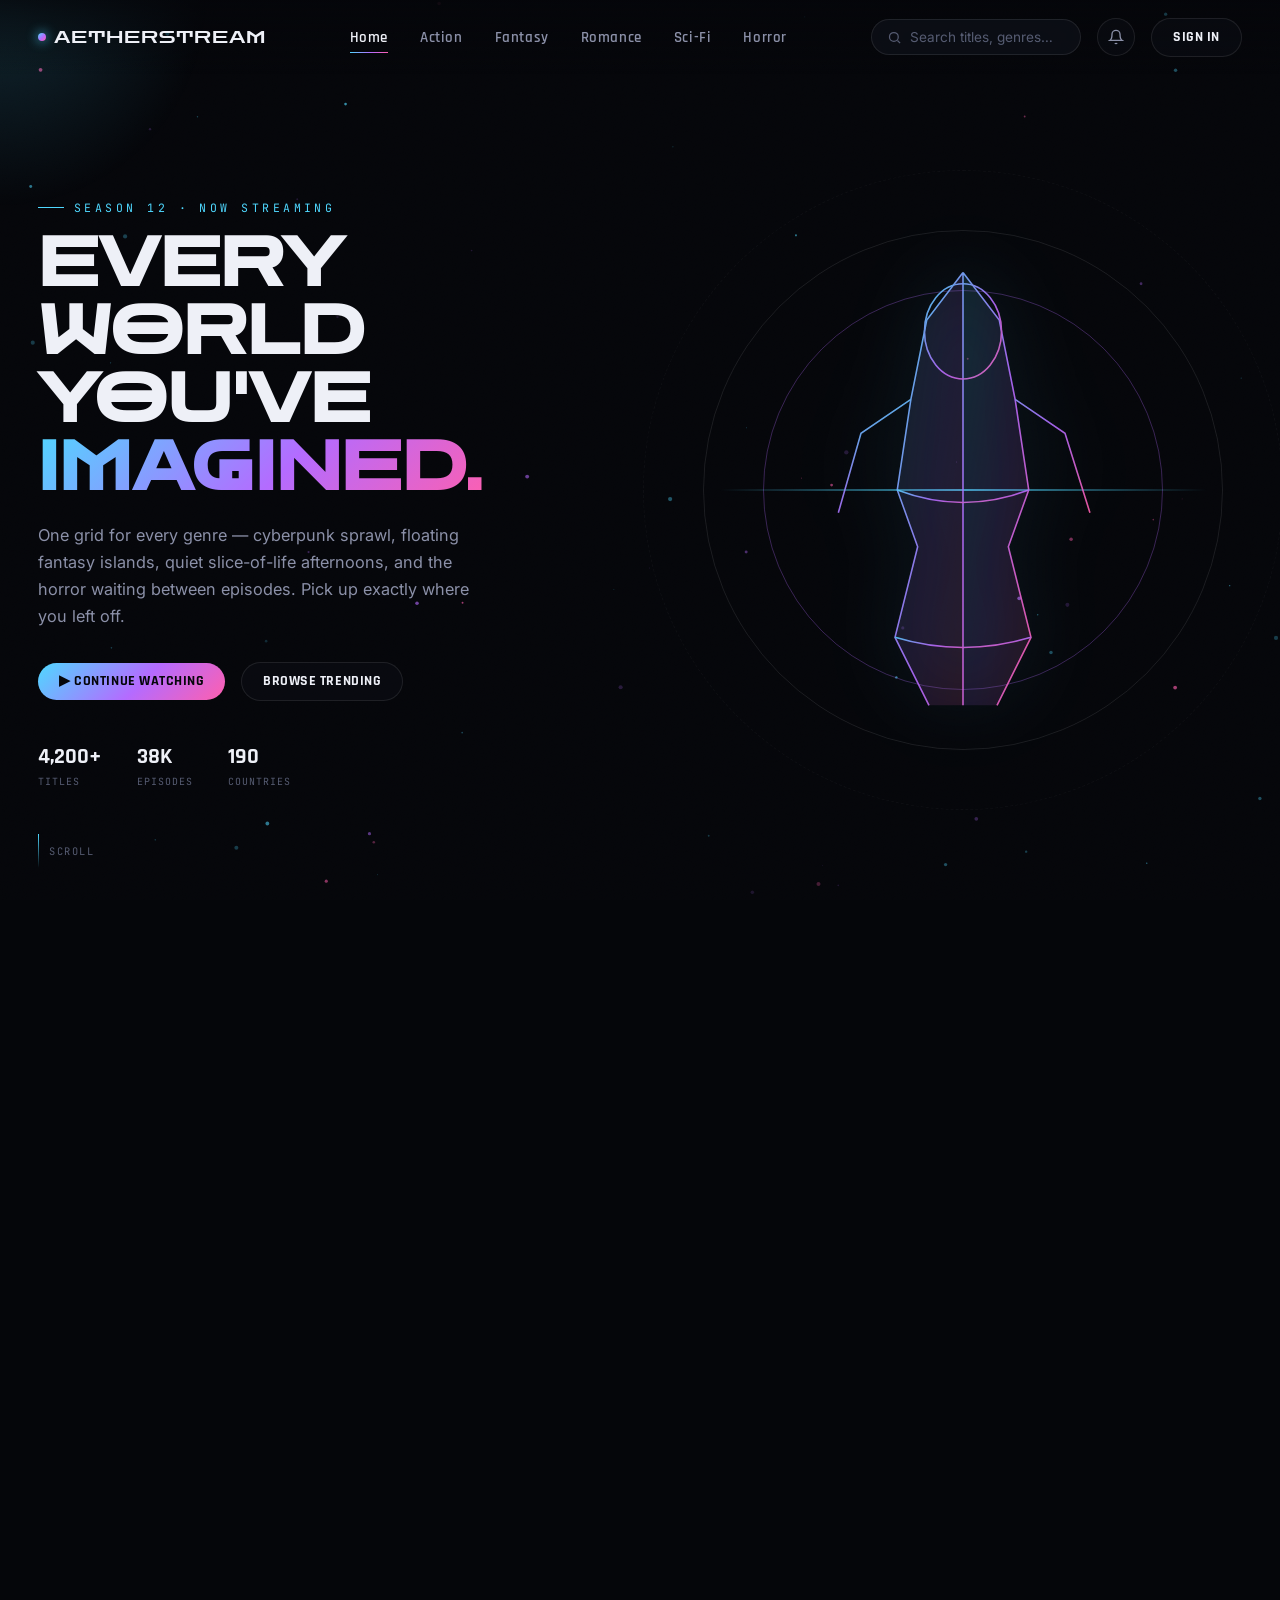
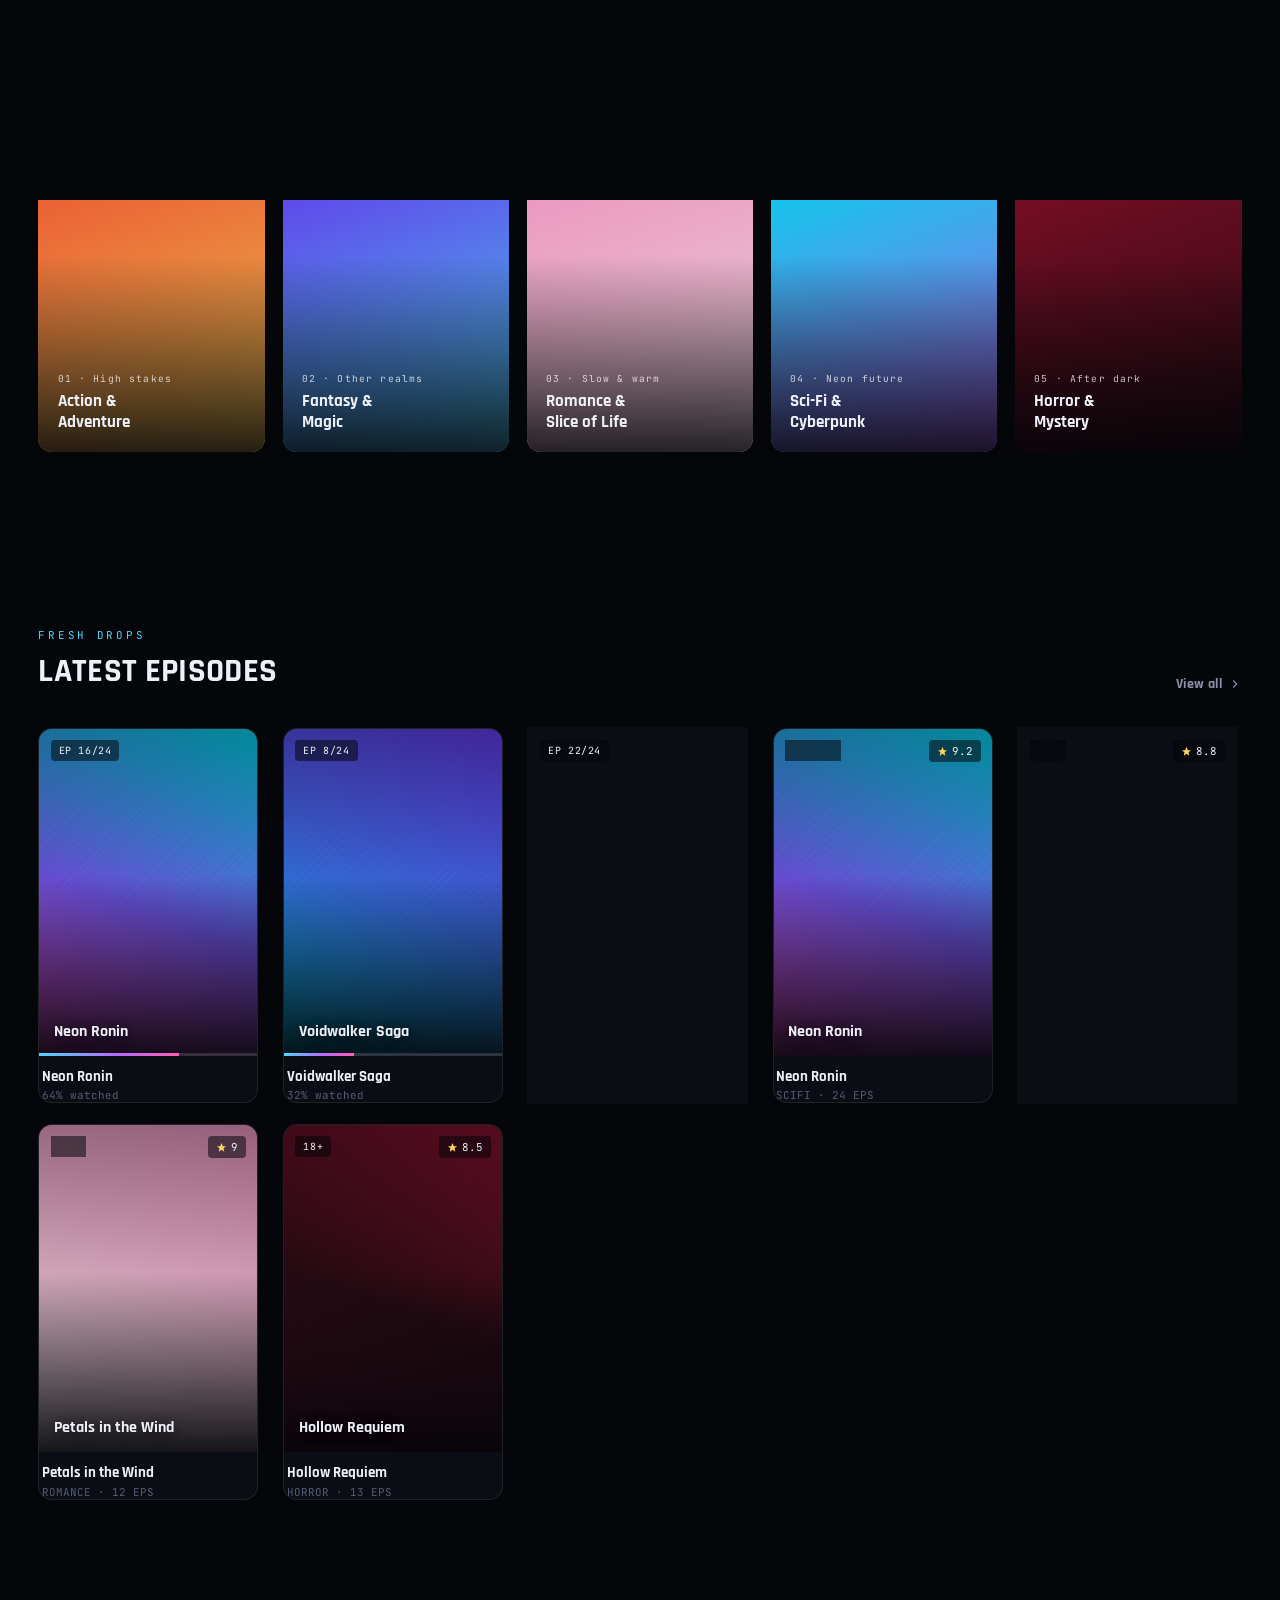
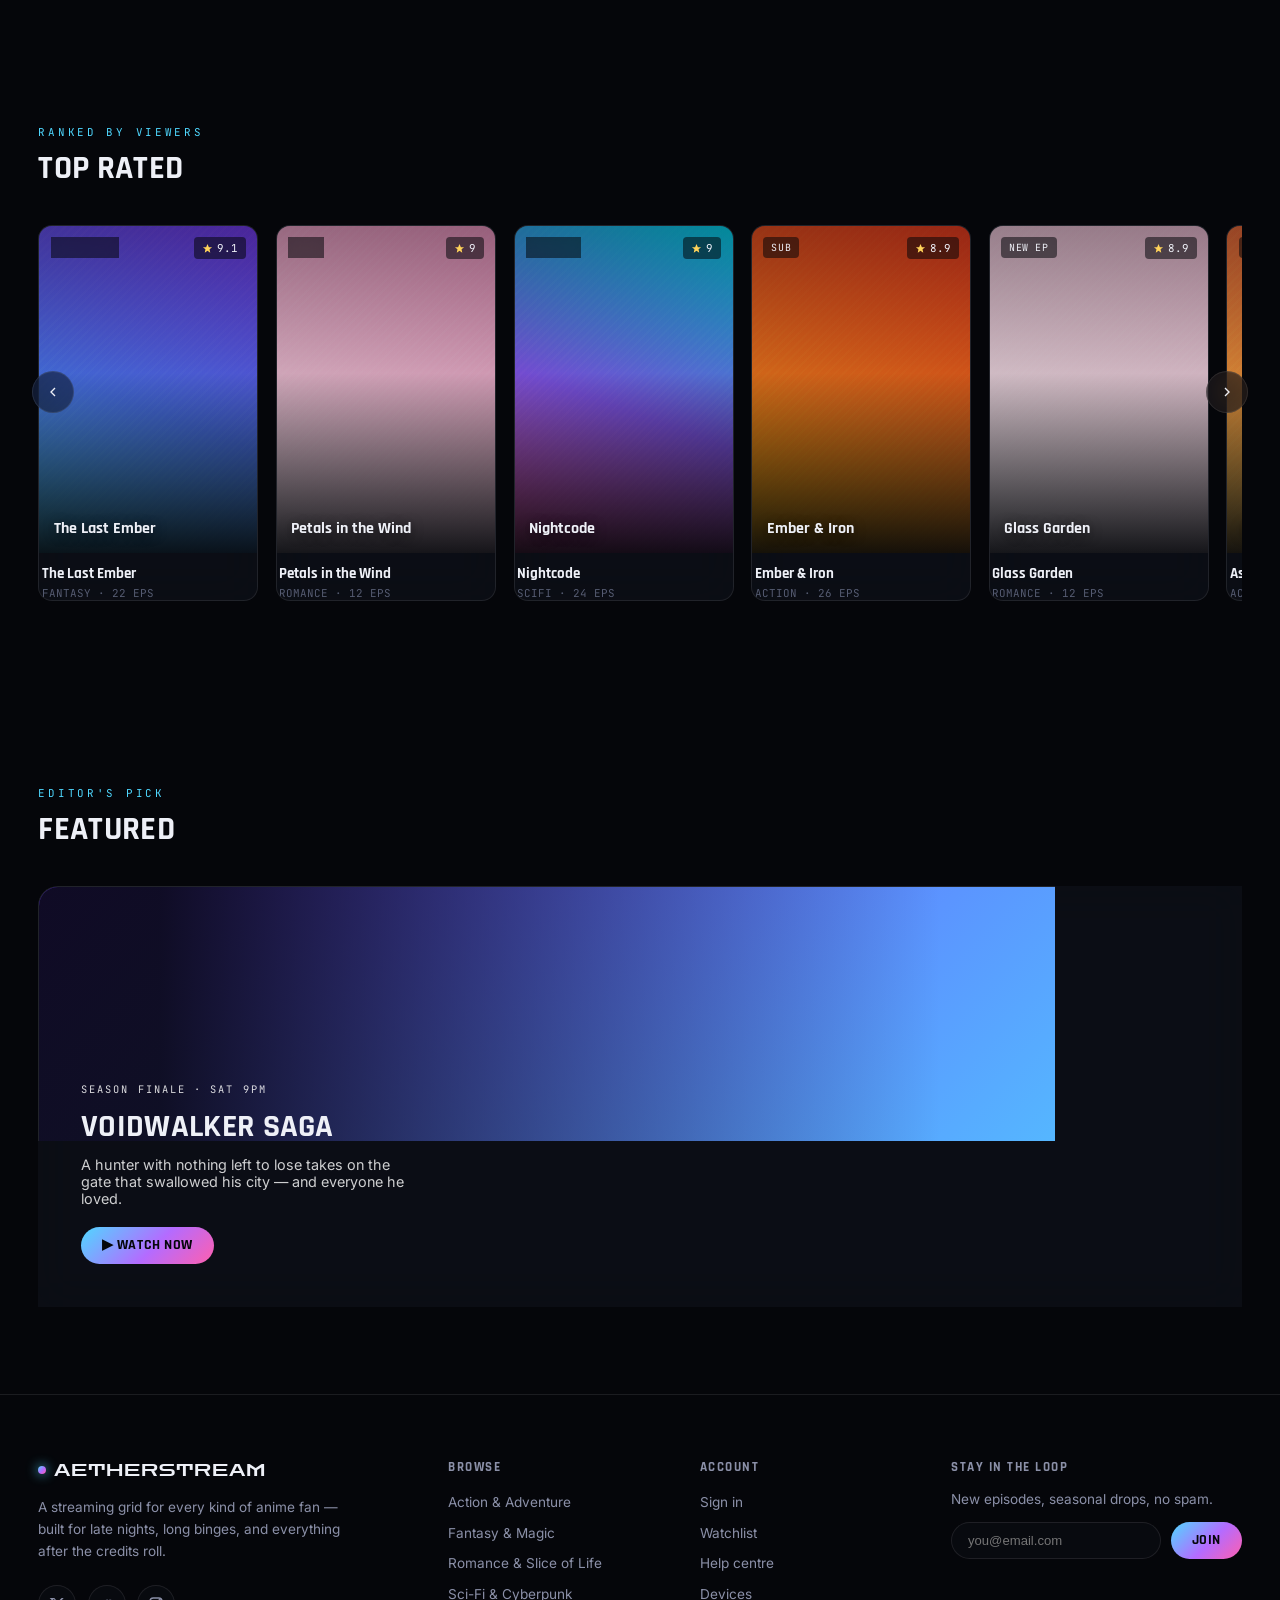
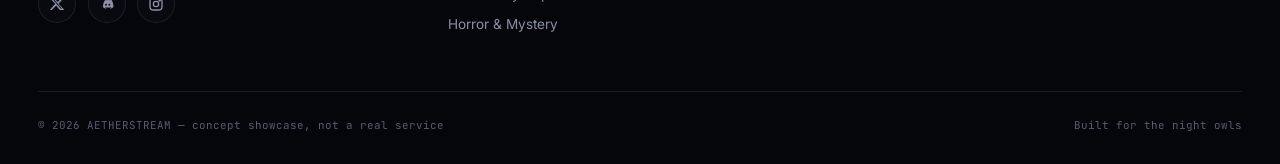
<file: aetherstream/index.html>
<!DOCTYPE html>
<html lang="en">
<head>
<meta charset="UTF-8">
<meta name="viewport" content="width=device-width, initial-scale=1.0">
<title>AETHERSTREAM — Anime, Unbound</title>
<link rel="preconnect" href="https://fonts.googleapis.com">
<link href="https://fonts.googleapis.com/css2?family=Zen+Dots&family=Rajdhani:wght@500;600;700&family=Inter:wght@400;500;600&family=JetBrains+Mono:wght@400;500&display=swap" rel="stylesheet">
<link rel="stylesheet" href="base.css">
<style>
  body[data-theme="home"]{
    --accent:var(--blue);
  }
  .hero-ring.r1{width:520px;height:520px;}
  .hero-ring.r2{width:400px;height:400px;border-color:color-mix(in srgb, var(--purple) 30%, transparent);}
  .hero-ring.r3{width:640px;height:640px;border-style:dashed;opacity:0.4;}
</style>
</head>
<body data-theme="home">

<div id="loader">
  <div class="loader-mark">AETHERSTREAM</div>
  <div class="loader-bar"></div>
  <div class="loader-tag">Loading the grid…</div>
</div>
<div id="veil"></div>
<canvas id="fx-canvas"></canvas>
<div id="cursor-glow"></div>
<div class="bg-grain"></div>

<header class="nav">
  <a href="index.html" class="logo"><span class="dot"></span>AETHERSTREAM</a>
  <nav class="nav-links">
    <a href="index.html" class="active">Home</a>
    <a href="action-adventure.html" data-transition>Action</a>
    <a href="fantasy-magic.html" data-transition>Fantasy</a>
    <a href="romance-slice-of-life.html" data-transition>Romance</a>
    <a href="scifi-cyberpunk.html" data-transition>Sci-Fi</a>
    <a href="horror-mystery.html" data-transition>Horror</a>
  </nav>
  <div class="nav-right">
    <div class="search-wrap">
      <div class="search-box glass">
        <svg viewBox="0 0 24 24" fill="none" stroke="currentColor" stroke-width="2"><circle cx="11" cy="11" r="7"/><path d="M21 21l-4.3-4.3"/></svg>
        <input type="text" placeholder="Search titles, genres…">
      </div>
      <div class="suggestions glass"></div>
    </div>
    <button class="icon-btn" aria-label="Notifications">
      <svg viewBox="0 0 24 24" fill="none" stroke="currentColor" stroke-width="2"><path d="M18 8a6 6 0 10-12 0c0 7-3 9-3 9h18s-3-2-3-9"/><path d="M13.7 21a2 2 0 01-3.4 0"/></svg>
    </button>
    <button id="login-trigger" class="btn-ghost">Sign in</button>
    <button id="profile-trigger" class="avatar-btn hidden-el" style="display:none">H</button>
  </div>
</header>

<main>
  <section class="hero">
    <div class="hero-grid">
      <div class="hero-copy">
        <span class="hero-eyebrow">Season 12 · Now streaming</span>
        <h1 class="hero-title">Every world<br>you've<br><span class="g">imagined.</span></h1>
        <p class="hero-desc">One grid for every genre — cyberpunk sprawl, floating fantasy islands, quiet slice-of-life afternoons, and the horror waiting between episodes. Pick up exactly where you left off.</p>
        <div class="hero-cta">
          <button class="btn-primary" onclick="showToast('Opening Voidwalker Saga — Episode 14')">▶ Continue watching</button>
          <a href="#trending" class="btn-ghost">Browse trending</a>
        </div>
        <div class="hero-stats">
          <div><span class="n mono">4,200+</span><span class="l">Titles</span></div>
          <div><span class="n mono">38K</span><span class="l">Episodes</span></div>
          <div><span class="n mono">190</span><span class="l">Countries</span></div>
        </div>
      </div>

      <div class="hero-stage">
        <div class="hero-parallax">
          <div class="hero-ring r1"></div>
          <div class="hero-ring r2"></div>
          <div class="hero-ring r3"></div>
        </div>
        <svg class="holo" viewBox="0 0 300 420" xmlns="http://www.w3.org/2000/svg">
          <defs>
            <linearGradient id="holoGrad" x1="0" y1="0" x2="1" y2="1">
              <stop offset="0%" stop-color="var(--blue)"/>
              <stop offset="55%" stop-color="var(--purple)"/>
              <stop offset="100%" stop-color="var(--pink)"/>
            </linearGradient>
          </defs>
          <g fill="none" stroke="url(#holoGrad)" stroke-width="1.4" opacity="0.9">
            <path d="M150 18 L118 60 L104 130 L92 210 L110 260 L90 340 L120 400 M150 18 L182 60 L196 130 L208 210 L190 260 L210 340 L180 400 M150 18 V400"/>
            <path d="M104 130 L60 160 L40 230 M196 130 L240 160 L262 230"/>
            <ellipse cx="150" cy="70" rx="34" ry="42"/>
            <path d="M92 210 Q150 232 208 210"/>
            <path d="M90 340 Q150 358 210 340"/>
          </g>
          <g fill="url(#holoGrad)" opacity="0.12">
            <path d="M150 18 L118 60 L104 130 L92 210 L110 260 L90 340 L120 400 L150 400 L150 18 Z"/>
            <path d="M150 18 L182 60 L196 130 L208 210 L190 260 L210 340 L180 400 L150 400 L150 18 Z"/>
          </g>
        </svg>
        <div class="scanline"></div>
      </div>
    </div>
    <div class="hero-scroll"><span class="line"></span>SCROLL</div>
  </section>

  <section class="section" id="trending">
    <div class="section-head">
      <div>
        <span class="section-eyebrow">Right now</span>
        <h2 class="section-title">Trending this week</h2>
      </div>
      <a href="#" class="section-link">View all <svg width="14" height="14" viewBox="0 0 24 24" fill="none" stroke="currentColor" stroke-width="2"><path d="M9 18l6-6-6-6"/></svg></a>
    </div>
    <div class="carousel-wrap card-perspective">
      <button class="carousel-btn prev glass"><svg viewBox="0 0 24 24" fill="none" stroke="currentColor" stroke-width="2"><path d="M15 18l-6-6 6-6"/></svg></button>
      <div class="carousel" id="trending-carousel"></div>
      <button class="carousel-btn next glass"><svg viewBox="0 0 24 24" fill="none" stroke="currentColor" stroke-width="2"><path d="M9 18l6-6-6-6"/></svg></button>
    </div>
  </section>

  <section class="section">
    <div class="section-head">
      <div>
        <span class="section-eyebrow">Five worlds</span>
        <h2 class="section-title">Popular categories</h2>
      </div>
    </div>
    <div class="cat-grid card-perspective">
      <a href="action-adventure.html" data-transition class="cat-tile" style="--tile-grad:linear-gradient(160deg,#ff5a36,#ffce54)">
        <div class="bg"></div><div><span class="tag">01 · High stakes</span><span class="name">Action &amp;<br>Adventure</span></div>
      </a>
      <a href="fantasy-magic.html" data-transition class="cat-tile" style="--tile-grad:linear-gradient(160deg,#6b3cff,#4fd8ff)">
        <div class="bg"></div><div><span class="tag">02 · Other realms</span><span class="name">Fantasy &amp;<br>Magic</span></div>
      </a>
      <a href="romance-slice-of-life.html" data-transition class="cat-tile" style="--tile-grad:linear-gradient(160deg,#ff9ecb,#ffe4ee)">
        <div class="bg"></div><div><span class="tag">03 · Slow &amp; warm</span><span class="name">Romance &amp;<br>Slice of Life</span></div>
      </a>
      <a href="scifi-cyberpunk.html" data-transition class="cat-tile" style="--tile-grad:linear-gradient(160deg,#00e5ff,#b46bff)">
        <div class="bg"></div><div><span class="tag">04 · Neon future</span><span class="name">Sci-Fi &amp;<br>Cyberpunk</span></div>
      </a>
      <a href="horror-mystery.html" data-transition class="cat-tile" style="--tile-grad:linear-gradient(160deg,#8b0f2c,#2b0a12)">
        <div class="bg"></div><div><span class="tag">05 · After dark</span><span class="name">Horror &amp;<br>Mystery</span></div>
      </a>
    </div>
  </section>

  <section class="section">
    <div class="section-head">
      <div>
        <span class="section-eyebrow">Fresh drops</span>
        <h2 class="section-title">Latest episodes</h2>
      </div>
      <a href="#" class="section-link">View all <svg width="14" height="14" viewBox="0 0 24 24" fill="none" stroke="currentColor" stroke-width="2"><path d="M9 18l6-6-6-6"/></svg></a>
    </div>
    <div class="grid-cards card-perspective" id="latest-grid" data-infinite></div>
    <div class="load-more-wrap"><span class="sentinel"></span></div>
  </section>

  <section class="section">
    <div class="section-head">
      <div>
        <span class="section-eyebrow">Ranked by viewers</span>
        <h2 class="section-title">Top rated</h2>
      </div>
    </div>
    <div class="carousel-wrap card-perspective">
      <button class="carousel-btn prev glass"><svg viewBox="0 0 24 24" fill="none" stroke="currentColor" stroke-width="2"><path d="M15 18l-6-6 6-6"/></svg></button>
      <div class="carousel" id="toprated-carousel"></div>
      <button class="carousel-btn next glass"><svg viewBox="0 0 24 24" fill="none" stroke="currentColor" stroke-width="2"><path d="M9 18l6-6-6-6"/></svg></button>
    </div>
  </section>

  <section class="section">
    <div class="section-head">
      <div>
        <span class="section-eyebrow">Editor's pick</span>
        <h2 class="section-title">Featured</h2>
      </div>
    </div>
    <div class="banner glass" id="banner"></div>
  </section>
</main>

<footer class="site-footer">
  <div class="footer-top">
    <div class="footer-brand">
      <a href="index.html" class="logo"><span class="dot"></span>AETHERSTREAM</a>
      <p>A streaming grid for every kind of anime fan — built for late nights, long binges, and everything after the credits roll.</p>
      <div class="social-row">
        <a class="icon-btn" href="#" aria-label="X"><svg viewBox="0 0 24 24" fill="currentColor"><path d="M18.9 3H22l-7.6 8.7L23 21h-6.9l-5.4-6.6L4.4 21H1.3l8.1-9.3L1 3h7l4.9 6zM17.6 19h1.7L7.5 5H5.7z"/></svg></a>
        <a class="icon-btn" href="#" aria-label="Discord"><svg viewBox="0 0 24 24" fill="currentColor"><path d="M20 6.5c-1.4-.7-2.9-1.1-4.4-1.4l-.2.4c1.3.3 2.5.8 3.6 1.5-2.9-1.4-6.3-1.4-9.2 0 1.1-.7 2.3-1.2 3.6-1.5l-.2-.4C11.9 5.4 10.4 5.8 9 6.5 6.5 10 5.8 13.4 6.1 16.7c1.5 1.1 3 1.8 4.5 2.2l.6-1c-.8-.3-1.6-.7-2.3-1.2l.4-.3c2.9 1.3 6.2 1.3 9 0l.4.3c-.7.5-1.5.9-2.3 1.2l.6 1c1.5-.4 3-1.1 4.5-2.2.4-4-.7-7.3-2.5-10.2zM10.5 14.7c-.7 0-1.3-.7-1.3-1.5s.6-1.5 1.3-1.5 1.3.7 1.3 1.5-.6 1.5-1.3 1.5zm5 0c-.7 0-1.3-.7-1.3-1.5s.6-1.5 1.3-1.5 1.3.7 1.3 1.5-.6 1.5-1.3 1.5z"/></svg></a>
        <a class="icon-btn" href="#" aria-label="Instagram"><svg viewBox="0 0 24 24" fill="none" stroke="currentColor" stroke-width="2"><rect x="3" y="3" width="18" height="18" rx="5"/><circle cx="12" cy="12" r="4"/><circle cx="17.5" cy="6.5" r="1"/></svg></a>
      </div>
    </div>
    <div class="footer-col">
      <h4>Browse</h4>
      <ul>
        <li><a href="action-adventure.html">Action &amp; Adventure</a></li>
        <li><a href="fantasy-magic.html">Fantasy &amp; Magic</a></li>
        <li><a href="romance-slice-of-life.html">Romance &amp; Slice of Life</a></li>
        <li><a href="scifi-cyberpunk.html">Sci-Fi &amp; Cyberpunk</a></li>
        <li><a href="horror-mystery.html">Horror &amp; Mystery</a></li>
      </ul>
    </div>
    <div class="footer-col">
      <h4>Account</h4>
      <ul>
        <li><a href="#" id="footer-login">Sign in</a></li>
        <li><a href="#">Watchlist</a></li>
        <li><a href="#">Help centre</a></li>
        <li><a href="#">Devices</a></li>
      </ul>
    </div>
    <div class="footer-col">
      <h4>Stay in the loop</h4>
      <p style="color:var(--ink-dim);font-size:0.85rem;">New episodes, seasonal drops, no spam.</p>
      <form class="newsletter-form">
        <input type="email" required placeholder="you@email.com">
        <button class="btn-primary" type="submit">Join</button>
      </form>
    </div>
  </div>
  <div class="footer-bottom">
    <span>© 2026 AETHERSTREAM — concept showcase, not a real service</span>
    <span>Built for the night owls</span>
  </div>
</footer>

<div class="modal-backdrop" id="login-modal">
  <div class="modal glass">
    <button class="icon-btn modal-close">✕</button>
    <h3>Welcome back</h3>
    <p class="sub">Sign in to sync your watchlist across devices.</p>
    <form>
      <div class="field"><label>Email</label><input type="email" required placeholder="you@email.com"></div>
      <div class="field"><label>Password</label><input type="password" required placeholder="••••••••"></div>
      <button class="btn-primary" style="width:100%" type="submit">Sign in</button>
    </form>
    <p class="modal-footnote">New here? <a href="#">Create an account</a></p>
  </div>
</div>

<div class="drawer-backdrop" id="profile-drawer">
  <div class="drawer glass">
    <button class="icon-btn modal-close" style="position:absolute;top:1.2rem;right:1.2rem;">✕</button>
    <div class="drawer-head">
      <div class="avatar-btn">H</div>
      <div><h3>Hunter</h3><p>Level 12 · Joined 2024</p></div>
    </div>
    <div class="drawer-tabs">
      <button class="drawer-tab active" data-tab="watchlist">Watchlist</button>
      <button class="drawer-tab" data-tab="continue">Continue</button>
      <button class="drawer-tab" data-tab="recs">For you</button>
    </div>
    <div class="drawer-list" id="drawer-list"></div>
  </div>
</div>

<script src="base.js"></script>
<script>
  function renderCard(a){
    return `<div class="anime-card glass" style="--c1:${a.c[0]};--c2:${a.c[1]};--c3:${a.c[2]}">
      <div class="poster">
        <div class="poster-glow"></div><div class="poster-noise"></div>
        <span class="poster-badge mono">${a.badge}</span>
        <span class="poster-rating mono"><svg viewBox="0 0 24 24"><path d="M12 2l3 7h7l-5.5 4.5L18 21l-6-4-6 4 1.5-7.5L2 9h7z"/></svg>${a.rating}</span>
        <button class="fav-btn" data-id="${a.id}"><svg viewBox="0 0 24 24" fill="none" stroke="currentColor" stroke-width="2"><path d="M20.8 4.6a5.5 5.5 0 00-7.8 0L12 5.6l-1-1a5.5 5.5 0 00-7.8 7.8l1 1L12 21l7.8-7.6 1-1a5.5 5.5 0 000-7.8z"/></svg></button>
        <span class="poster-title">${a.title}</span>
      </div>
      <div class="card-meta"><div class="t">${a.title}</div><div class="m">${a.genre.toUpperCase()} · ${a.eps} EPS</div></div>
    </div>`;
  }
  function renderCardProgress(a, progress){
    return `<div class="anime-card glass" style="--c1:${a.c[0]};--c2:${a.c[1]};--c3:${a.c[2]}">
      <div class="poster">
        <div class="poster-glow"></div><div class="poster-noise"></div>
        <span class="poster-badge mono">EP ${Math.ceil(a.eps*progress/100)}/${a.eps}</span>
        <button class="fav-btn" data-id="${a.id}"><svg viewBox="0 0 24 24" fill="none" stroke="currentColor" stroke-width="2"><path d="M20.8 4.6a5.5 5.5 0 00-7.8 0L12 5.6l-1-1a5.5 5.5 0 00-7.8 7.8l1 1L12 21l7.8-7.6 1-1a5.5 5.5 0 000-7.8z"/></svg></button>
        <span class="poster-title">${a.title}</span>
        <div class="progress-track"><div class="progress-fill" style="width:${progress}%"></div></div>
      </div>
      <div class="card-meta"><div class="t">${a.title}</div><div class="m">${progress}% watched</div></div>
    </div>`;
  }
  window.renderCard = renderCard;

  const data = window.AETHER_DATA;
  document.getElementById('trending-carousel').innerHTML =
    [...data].sort((a,b)=>b.rating-a.rating).slice(0,10).map(renderCard).join('');
  document.getElementById('toprated-carousel').innerHTML =
    [...data].sort((a,b)=>b.rating-a.rating).slice(4,14).map(renderCard).join('');

  const cw = window.AETHER_STATE.continueWatching.map(c => ({...data.find(a=>a.id===c.id), progress:c.progress}));
  const latest = [...cw.map(c => renderCardProgress(c,c.progress)), ...data.slice(0,4).map(renderCard)];
  document.getElementById('latest-grid').innerHTML = latest.join('');

  document.getElementById('banner').innerHTML = [
    {t:"Voidwalker Saga",tag:"SEASON FINALE · SAT 9PM",d:"A hunter with nothing left to lose takes on the gate that swallowed his city — and everyone he loved.",g:"linear-gradient(135deg,#6b3cff,#4fd8ff)"},
    {t:"Neon Ronin",tag:"ALL EPISODES · NOW STREAMING",d:"In a city that never turns its lights off, one blade still remembers how to cut through noise.",g:"linear-gradient(135deg,#00e5ff,#ff5fae)"},
    {t:"Petals in the Wind",tag:"NEW SEASON · EVERY FRIDAY",d:"Two rooftops, one spring, and a friendship that keeps almost becoming something else.",g:"linear-gradient(135deg,#ff9ecb,#ffce54)"}
  ].map((b,i) => `<div class="banner-slide ${i===0?'active':''}"><div class="bg" style="background:${b.g}"></div>
      <div class="banner-content">
        <span class="tag mono">${b.tag}</span><h3>${b.t}</h3><p>${b.d}</p>
        <button class="btn-primary" onclick="showToast('Opening ${b.t}')">▶ Watch now</button>
      </div></div>`).join('') + `<div class="banner-dots">${[0,1,2].map(i=>`<button class="${i===0?'active':''}"></button>`).join('')}</div>`;

  document.getElementById('footer-login')?.addEventListener('click', e => {
    e.preventDefault();
    document.getElementById('login-trigger')?.click();
  });
</script>
</body>
</html>
</file>
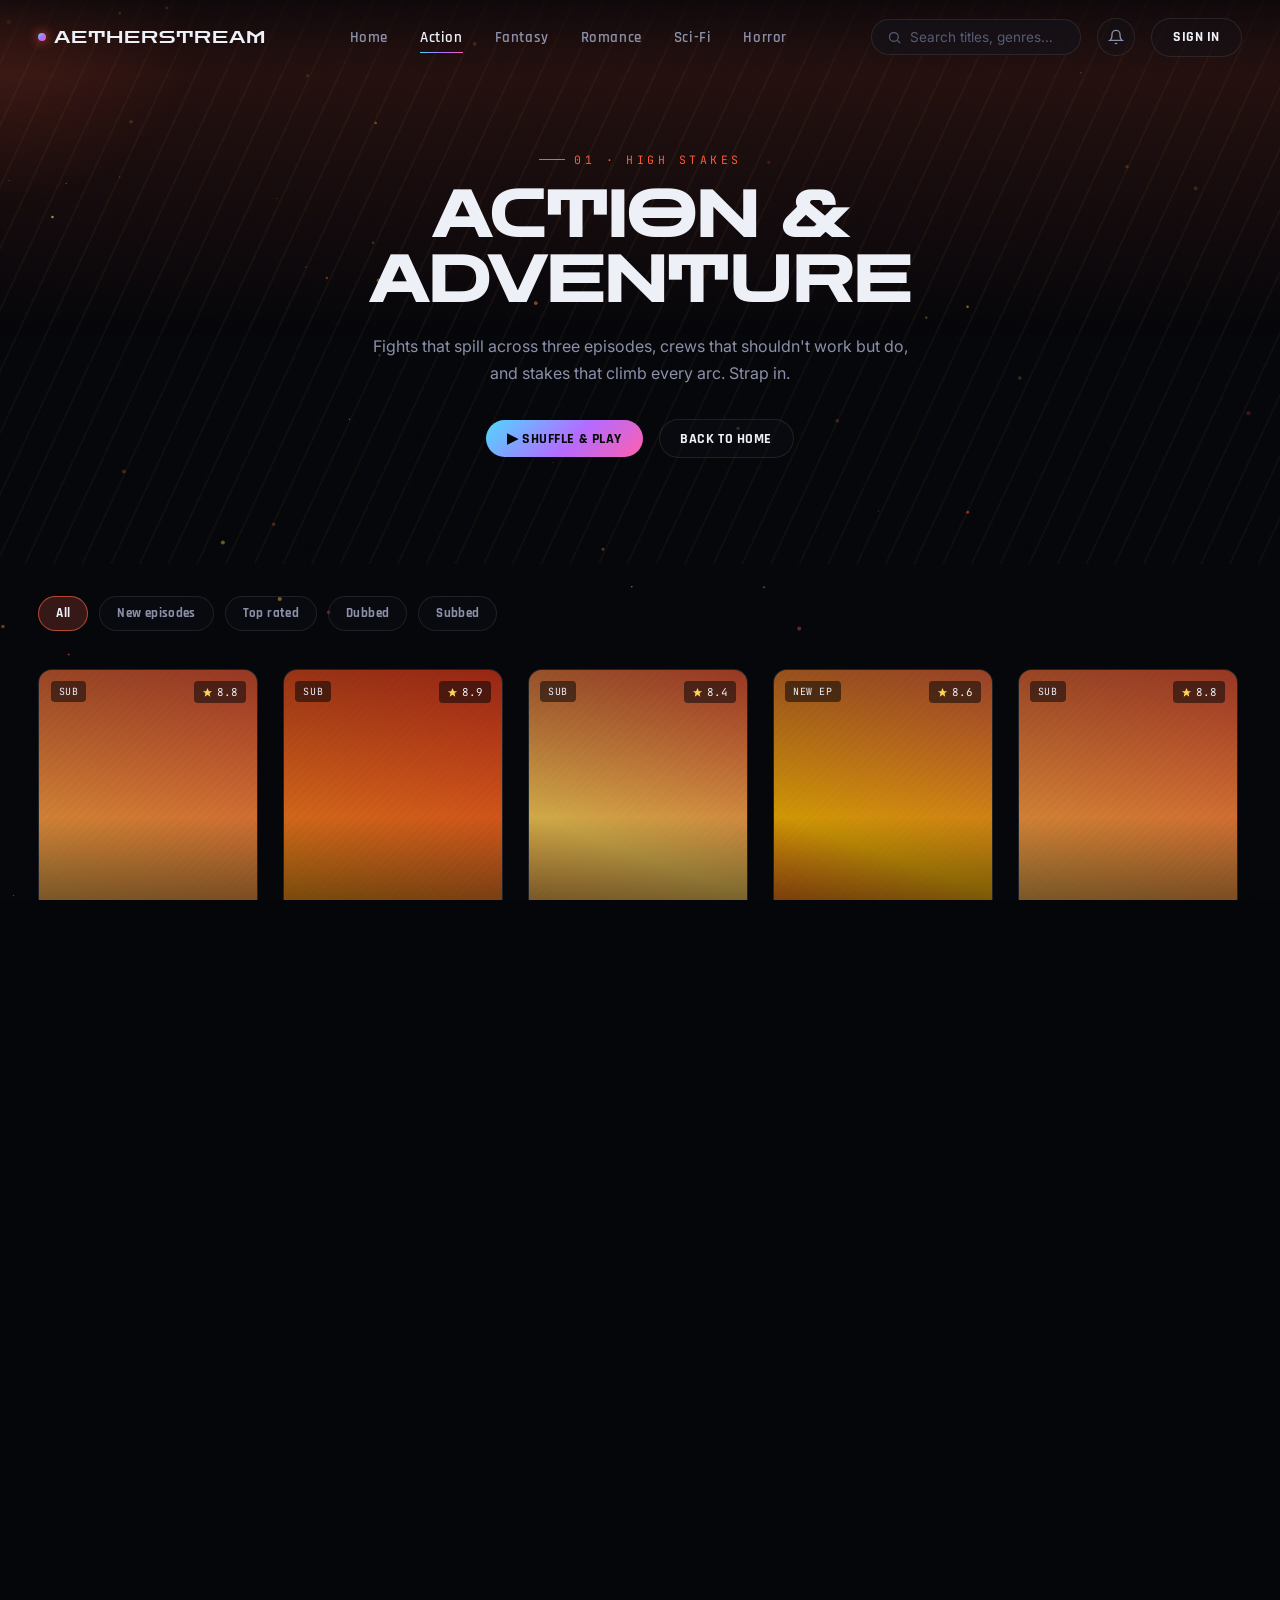
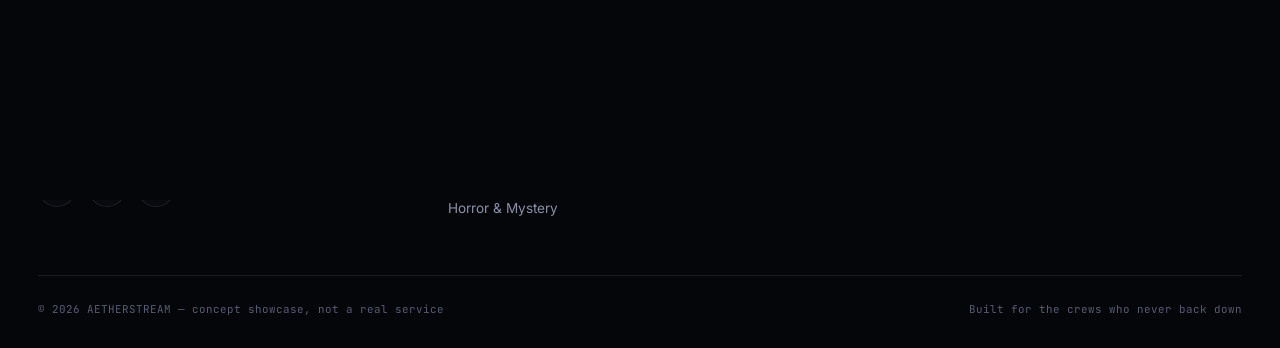
<file: aetherstream/action-adventure.html>
<!DOCTYPE html>
<html lang="en">
<head>
<meta charset="UTF-8">
<meta name="viewport" content="width=device-width, initial-scale=1.0">
<title>Action & Adventure — AETHERSTREAM</title>
<link rel="preconnect" href="https://fonts.googleapis.com">
<link href="https://fonts.googleapis.com/css2?family=Zen+Dots&family=Rajdhani:wght@500;600;700&family=Inter:wght@400;500;600&family=JetBrains+Mono:wght@400;500&display=swap" rel="stylesheet">
<link rel="stylesheet" href="base.css">
<style>
body[data-theme="action-adventure"]{
  --blue:#ff5a36; --purple:#ff9a3d; --pink:#ffce54;
  --accent:#ff5a36; --accent-2:#ff9a3d; --accent-3:#ffce54;
}

.cat-hero{overflow:hidden;}
.ember-field{position:absolute;inset:0;z-index:1;overflow:hidden;}
.ember{position:absolute;bottom:-20px;border-radius:50%;background:radial-gradient(circle,#ffce54,#ff5a36 70%,transparent);
  animation:emberRise linear infinite;opacity:0.85;}
@keyframes emberRise{
  0%{transform:translateY(0) translateX(0);opacity:0.9;}
  100%{transform:translateY(-110vh) translateX(var(--drift,20px));opacity:0;}
}
.cat-hero::before{content:'';position:absolute;inset:0;z-index:0;
  background:
    linear-gradient(180deg, rgba(255,90,54,0.16), transparent 60%),
    repeating-linear-gradient(115deg, rgba(255,206,84,0.04) 0 2px, transparent 2px 26px);
}

</style>
</head>
<body data-theme="action-adventure">

<div id="loader">
  <div class="loader-mark">AETHERSTREAM</div>
  <div class="loader-bar"></div>
  <div class="loader-tag">Sharpening the blades…</div>
</div>
<div id="veil"></div>
<canvas id="fx-canvas"></canvas>
<div id="cursor-glow"></div>
<div class="bg-grain"></div>


<header class="nav">
  <a href="index.html" class="logo" data-transition><span class="dot"></span>AETHERSTREAM</a>
  <nav class="nav-links">
    <a href="index.html" data-transition>Home</a>
    <a href="action-adventure.html" data-transition class="active">Action</a>
    <a href="fantasy-magic.html" data-transition class="">Fantasy</a>
    <a href="romance-slice-of-life.html" data-transition class="">Romance</a>
    <a href="scifi-cyberpunk.html" data-transition class="">Sci-Fi</a>
    <a href="horror-mystery.html" data-transition class="">Horror</a>
  </nav>
  <div class="nav-right">
    <div class="search-wrap">
      <div class="search-box glass">
        <svg viewBox="0 0 24 24" fill="none" stroke="currentColor" stroke-width="2"><circle cx="11" cy="11" r="7"/><path d="M21 21l-4.3-4.3"/></svg>
        <input type="text" placeholder="Search titles, genres…">
      </div>
      <div class="suggestions glass"></div>
    </div>
    <button class="icon-btn" aria-label="Notifications">
      <svg viewBox="0 0 24 24" fill="none" stroke="currentColor" stroke-width="2"><path d="M18 8a6 6 0 10-12 0c0 7-3 9-3 9h18s-3-2-3-9"/><path d="M13.7 21a2 2 0 01-3.4 0"/></svg>
    </button>
    <button id="login-trigger" class="btn-ghost">Sign in</button>
    <button id="profile-trigger" class="avatar-btn hidden-el" style="display:none">H</button>
  </div>
</header>


<main>
  <section class="cat-hero">
    <div class="ember-field" id="ember-field"></div>
    <div class="cat-hero-inner">
      <span class="hero-eyebrow">01 · High stakes</span>
      <h1 class="hero-title">Action &amp; Adventure</h1>
      <p class="cat-hero-desc">Fights that spill across three episodes, crews that shouldn't work but do, and stakes that climb every arc. Strap in.</p>
      <div class="hero-cta" style="justify-content:center">
        <button class="btn-primary" onclick="showToast('Shuffling the action-adventure shelf')">▶ Shuffle &amp; play</button>
        <a href="index.html" data-transition class="btn-ghost">Back to home</a>
      </div>
    </div>
  </section>

  <section class="section" style="padding-top:2rem">
    <div class="filter-bar">
      <button class="filter-chip active" data-filter="all">All</button>
      <button class="filter-chip" data-filter="new">New episodes</button>
      <button class="filter-chip" data-filter="top">Top rated</button>
      <button class="filter-chip" data-filter="dub">Dubbed</button>
      <button class="filter-chip" data-filter="sub">Subbed</button>
    </div>
    <div class="grid-cards card-perspective" id="cat-grid" data-infinite></div>
    <div class="load-more-wrap"><span class="sentinel mono" style="color:var(--ink-faint);font-size:0.7rem;">Loading more…</span></div>
  </section>
</main>


<footer class="site-footer">
  <div class="footer-top">
    <div class="footer-brand">
      <a href="index.html" class="logo" data-transition><span class="dot"></span>AETHERSTREAM</a>
      <p>A streaming grid for every kind of anime fan — built for late nights, long binges, and everything after the credits roll.</p>
      <div class="social-row">
        <a class="icon-btn" href="#" aria-label="X"><svg viewBox="0 0 24 24" fill="currentColor"><path d="M18.9 3H22l-7.6 8.7L23 21h-6.9l-5.4-6.6L4.4 21H1.3l8.1-9.3L1 3h7l4.9 6zM17.6 19h1.7L7.5 5H5.7z"/></svg></a>
        <a class="icon-btn" href="#" aria-label="Discord"><svg viewBox="0 0 24 24" fill="currentColor"><path d="M20 6.5c-1.4-.7-2.9-1.1-4.4-1.4l-.2.4c1.3.3 2.5.8 3.6 1.5-2.9-1.4-6.3-1.4-9.2 0 1.1-.7 2.3-1.2 3.6-1.5l-.2-.4C11.9 5.4 10.4 5.8 9 6.5 6.5 10 5.8 13.4 6.1 16.7c1.5 1.1 3 1.8 4.5 2.2l.6-1c-.8-.3-1.6-.7-2.3-1.2l.4-.3c2.9 1.3 6.2 1.3 9 0l.4.3c-.7.5-1.5.9-2.3 1.2l.6 1c1.5-.4 3-1.1 4.5-2.2.4-4-.7-7.3-2.5-10.2zM10.5 14.7c-.7 0-1.3-.7-1.3-1.5s.6-1.5 1.3-1.5 1.3.7 1.3 1.5-.6 1.5-1.3 1.5zm5 0c-.7 0-1.3-.7-1.3-1.5s.6-1.5 1.3-1.5 1.3.7 1.3 1.5-.6 1.5-1.3 1.5z"/></svg></a>
        <a class="icon-btn" href="#" aria-label="Instagram"><svg viewBox="0 0 24 24" fill="none" stroke="currentColor" stroke-width="2"><rect x="3" y="3" width="18" height="18" rx="5"/><circle cx="12" cy="12" r="4"/><circle cx="17.5" cy="6.5" r="1"/></svg></a>
      </div>
    </div>
    <div class="footer-col">
      <h4>Browse</h4>
      <ul>
        <li><a href="action-adventure.html" data-transition>Action &amp; Adventure</a></li>
        <li><a href="fantasy-magic.html" data-transition>Fantasy &amp; Magic</a></li>
        <li><a href="romance-slice-of-life.html" data-transition>Romance &amp; Slice of Life</a></li>
        <li><a href="scifi-cyberpunk.html" data-transition>Sci-Fi &amp; Cyberpunk</a></li>
        <li><a href="horror-mystery.html" data-transition>Horror &amp; Mystery</a></li>
      </ul>
    </div>
    <div class="footer-col">
      <h4>Account</h4>
      <ul>
        <li><a href="#" id="footer-login">Sign in</a></li>
        <li><a href="#">Watchlist</a></li>
        <li><a href="#">Help centre</a></li>
        <li><a href="#">Devices</a></li>
      </ul>
    </div>
    <div class="footer-col">
      <h4>Stay in the loop</h4>
      <p style="color:var(--ink-dim);font-size:0.85rem;">New episodes, seasonal drops, no spam.</p>
      <form class="newsletter-form">
        <input type="email" required placeholder="you@email.com">
        <button class="btn-primary" type="submit">Join</button>
      </form>
    </div>
  </div>
  <div class="footer-bottom">
    <span>© 2026 AETHERSTREAM — concept showcase, not a real service</span>
    <span>Built for the crews who never back down</span>
  </div>
</footer>


<div class="modal-backdrop" id="login-modal">
  <div class="modal glass">
    <button class="icon-btn modal-close">✕</button>
    <h3>Welcome back</h3>
    <p class="sub">Sign in to sync your watchlist across devices.</p>
    <form>
      <div class="field"><label>Email</label><input type="email" required placeholder="you@email.com"></div>
      <div class="field"><label>Password</label><input type="password" required placeholder="••••••••"></div>
      <button class="btn-primary" style="width:100%" type="submit">Sign in</button>
    </form>
    <p class="modal-footnote">New here? <a href="#">Create an account</a></p>
  </div>
</div>

<div class="drawer-backdrop" id="profile-drawer">
  <div class="drawer glass">
    <button class="icon-btn modal-close" style="position:absolute;top:1.2rem;right:1.2rem;">✕</button>
    <div class="drawer-head">
      <div class="avatar-btn">H</div>
      <div><h3>Hunter</h3><p>Level 12 · Joined 2024</p></div>
    </div>
    <div class="drawer-tabs">
      <button class="drawer-tab active" data-tab="watchlist">Watchlist</button>
      <button class="drawer-tab" data-tab="continue">Continue</button>
      <button class="drawer-tab" data-tab="recs">For you</button>
    </div>
    <div class="drawer-list" id="drawer-list"></div>
  </div>
</div>


<script src="base.js"></script>
<script>

  function renderCard(a){
    return `<div class="anime-card glass" style="--c1:${a.c[0]};--c2:${a.c[1]};--c3:${a.c[2]}">
      <div class="poster">
        <div class="poster-glow"></div><div class="poster-noise"></div>
        <span class="poster-badge mono">${a.badge}</span>
        <span class="poster-rating mono"><svg viewBox="0 0 24 24"><path d="M12 2l3 7h7l-5.5 4.5L18 21l-6-4-6 4 1.5-7.5L2 9h7z"/></svg>${a.rating}</span>
        <button class="fav-btn" data-id="${a.id}"><svg viewBox="0 0 24 24" fill="none" stroke="currentColor" stroke-width="2"><path d="M20.8 4.6a5.5 5.5 0 00-7.8 0L12 5.6l-1-1a5.5 5.5 0 00-7.8 7.8l1 1L12 21l7.8-7.6 1-1a5.5 5.5 0 000-7.8z"/></svg></button>
        <span class="poster-title">${a.title}</span>
      </div>
      <div class="card-meta"><div class="t">${a.title}</div><div class="m">${a.genre.toUpperCase()} · ${a.eps} EPS</div></div>
    </div>`;
  }
  window.renderCard = renderCard;
  window.AETHER_POOL = window.AETHER_DATA.filter(a => a.genre === 'action');
  const pool = window.AETHER_POOL.length ? window.AETHER_POOL : window.AETHER_DATA;
  document.getElementById('cat-grid').innerHTML = pool.concat(pool).slice(0,10).map(renderCard).join('');

  document.getElementById('footer-login')?.addEventListener('click', e => {
    e.preventDefault();
    document.getElementById('login-trigger')?.click();
  });

      const field = document.getElementById('ember-field');
      for(let i=0;i<26;i++){
        const e = document.createElement('div');
        e.className='ember';
        const s = Math.random()*5+2;
        e.style.width=s+'px'; e.style.height=s+'px';
        e.style.left=Math.random()*100+'%';
        e.style.setProperty('--drift',(Math.random()*80-40)+'px');
        e.style.animationDuration=(Math.random()*4+4)+'s';
        e.style.animationDelay=(Math.random()*6)+'s';
        field.appendChild(e);
      }

</script>
</body>
</html>
</file>
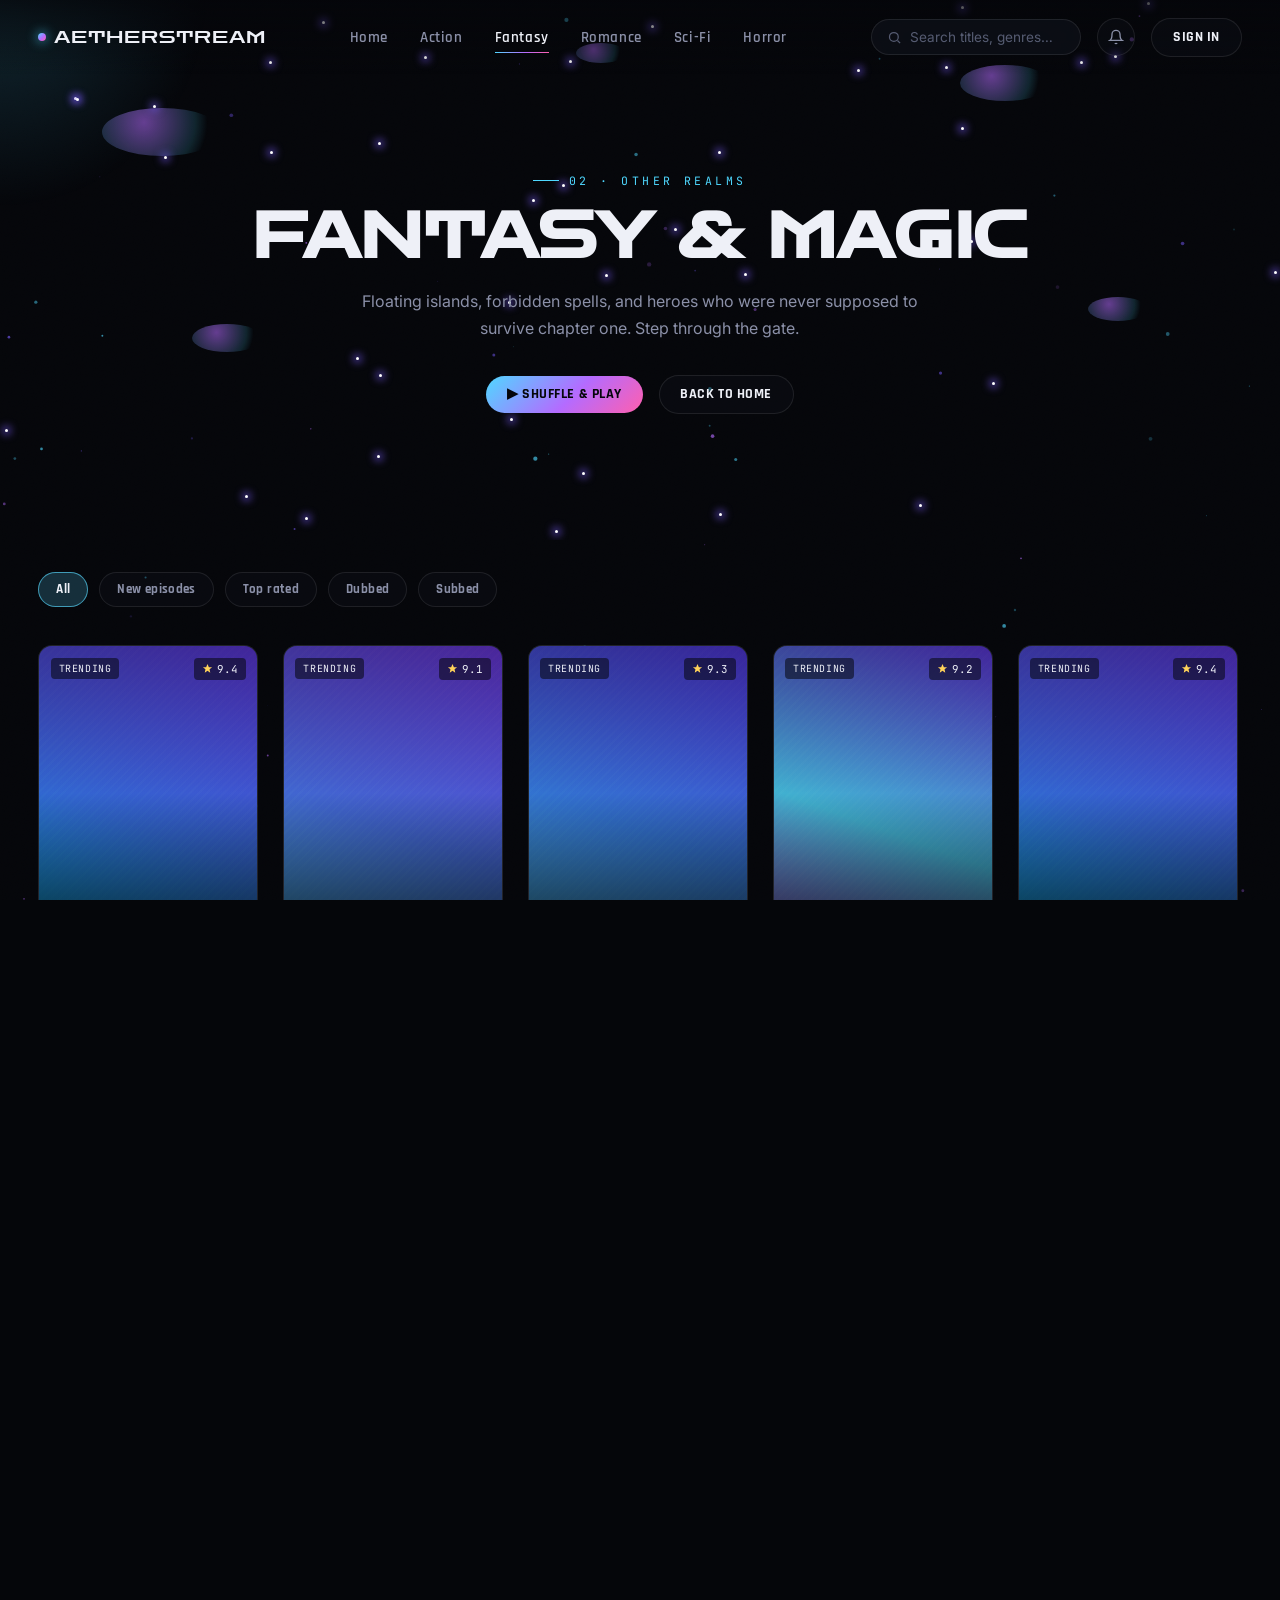
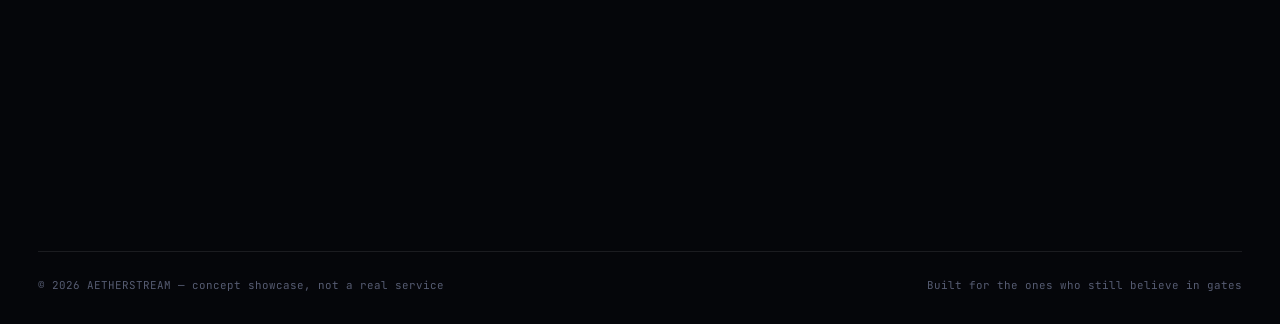
<file: aetherstream/fantasy-magic.html>
<!DOCTYPE html>
<html lang="en">
<head>
<meta charset="UTF-8">
<meta name="viewport" content="width=device-width, initial-scale=1.0">
<title>Fantasy & Magic — AETHERSTREAM</title>
<link rel="preconnect" href="https://fonts.googleapis.com">
<link href="https://fonts.googleapis.com/css2?family=Zen+Dots&family=Rajdhani:wght@500;600;700&family=Inter:wght@400;500;600&family=JetBrains+Mono:wght@400;500&display=swap" rel="stylesheet">
<link rel="stylesheet" href="base.css">
<style>
body[data-theme="fantasy-magic"]{
  --blue:#4fd8ff; --purple:#7a5cff; --pink:#b46bff;
  --accent:#4fd8ff; --accent-2:#7a5cff; --accent-3:#b46bff;
}

.cat-hero{overflow:hidden;}
.island{position:absolute;border-radius:50%;filter:blur(0.5px);
  background:radial-gradient(circle at 35% 30%, rgba(180,107,255,0.55), rgba(79,216,255,0.15) 60%, transparent 75%);
  animation:islandFloat 8s ease-in-out infinite;}
.sparkle{position:absolute;width:3px;height:3px;border-radius:50%;background:#fff;
  box-shadow:0 0 8px 2px var(--purple);animation:sparkleTwinkle 2.4s ease-in-out infinite;}
@keyframes islandFloat{0%,100%{transform:translateY(0);}50%{transform:translateY(-22px);}}
@keyframes sparkleTwinkle{0%,100%{opacity:0.15;transform:scale(0.6);}50%{opacity:1;transform:scale(1.3);}}

</style>
</head>
<body data-theme="fantasy-magic">

<div id="loader">
  <div class="loader-mark">AETHERSTREAM</div>
  <div class="loader-bar"></div>
  <div class="loader-tag">Charging the sigils…</div>
</div>
<div id="veil"></div>
<canvas id="fx-canvas"></canvas>
<div id="cursor-glow"></div>
<div class="bg-grain"></div>


<header class="nav">
  <a href="index.html" class="logo" data-transition><span class="dot"></span>AETHERSTREAM</a>
  <nav class="nav-links">
    <a href="index.html" data-transition>Home</a>
    <a href="action-adventure.html" data-transition class="">Action</a>
    <a href="fantasy-magic.html" data-transition class="active">Fantasy</a>
    <a href="romance-slice-of-life.html" data-transition class="">Romance</a>
    <a href="scifi-cyberpunk.html" data-transition class="">Sci-Fi</a>
    <a href="horror-mystery.html" data-transition class="">Horror</a>
  </nav>
  <div class="nav-right">
    <div class="search-wrap">
      <div class="search-box glass">
        <svg viewBox="0 0 24 24" fill="none" stroke="currentColor" stroke-width="2"><circle cx="11" cy="11" r="7"/><path d="M21 21l-4.3-4.3"/></svg>
        <input type="text" placeholder="Search titles, genres…">
      </div>
      <div class="suggestions glass"></div>
    </div>
    <button class="icon-btn" aria-label="Notifications">
      <svg viewBox="0 0 24 24" fill="none" stroke="currentColor" stroke-width="2"><path d="M18 8a6 6 0 10-12 0c0 7-3 9-3 9h18s-3-2-3-9"/><path d="M13.7 21a2 2 0 01-3.4 0"/></svg>
    </button>
    <button id="login-trigger" class="btn-ghost">Sign in</button>
    <button id="profile-trigger" class="avatar-btn hidden-el" style="display:none">H</button>
  </div>
</header>


<main>
  <section class="cat-hero">
    <div class="ember-field" id="fantasy-field"></div>
    <div class="cat-hero-inner">
      <span class="hero-eyebrow">02 · Other realms</span>
      <h1 class="hero-title">Fantasy &amp; Magic</h1>
      <p class="cat-hero-desc">Floating islands, forbidden spells, and heroes who were never supposed to survive chapter one. Step through the gate.</p>
      <div class="hero-cta" style="justify-content:center">
        <button class="btn-primary" onclick="showToast('Shuffling the fantasy-magic shelf')">▶ Shuffle &amp; play</button>
        <a href="index.html" data-transition class="btn-ghost">Back to home</a>
      </div>
    </div>
  </section>

  <section class="section" style="padding-top:2rem">
    <div class="filter-bar">
      <button class="filter-chip active" data-filter="all">All</button>
      <button class="filter-chip" data-filter="new">New episodes</button>
      <button class="filter-chip" data-filter="top">Top rated</button>
      <button class="filter-chip" data-filter="dub">Dubbed</button>
      <button class="filter-chip" data-filter="sub">Subbed</button>
    </div>
    <div class="grid-cards card-perspective" id="cat-grid" data-infinite></div>
    <div class="load-more-wrap"><span class="sentinel mono" style="color:var(--ink-faint);font-size:0.7rem;">Loading more…</span></div>
  </section>
</main>


<footer class="site-footer">
  <div class="footer-top">
    <div class="footer-brand">
      <a href="index.html" class="logo" data-transition><span class="dot"></span>AETHERSTREAM</a>
      <p>A streaming grid for every kind of anime fan — built for late nights, long binges, and everything after the credits roll.</p>
      <div class="social-row">
        <a class="icon-btn" href="#" aria-label="X"><svg viewBox="0 0 24 24" fill="currentColor"><path d="M18.9 3H22l-7.6 8.7L23 21h-6.9l-5.4-6.6L4.4 21H1.3l8.1-9.3L1 3h7l4.9 6zM17.6 19h1.7L7.5 5H5.7z"/></svg></a>
        <a class="icon-btn" href="#" aria-label="Discord"><svg viewBox="0 0 24 24" fill="currentColor"><path d="M20 6.5c-1.4-.7-2.9-1.1-4.4-1.4l-.2.4c1.3.3 2.5.8 3.6 1.5-2.9-1.4-6.3-1.4-9.2 0 1.1-.7 2.3-1.2 3.6-1.5l-.2-.4C11.9 5.4 10.4 5.8 9 6.5 6.5 10 5.8 13.4 6.1 16.7c1.5 1.1 3 1.8 4.5 2.2l.6-1c-.8-.3-1.6-.7-2.3-1.2l.4-.3c2.9 1.3 6.2 1.3 9 0l.4.3c-.7.5-1.5.9-2.3 1.2l.6 1c1.5-.4 3-1.1 4.5-2.2.4-4-.7-7.3-2.5-10.2zM10.5 14.7c-.7 0-1.3-.7-1.3-1.5s.6-1.5 1.3-1.5 1.3.7 1.3 1.5-.6 1.5-1.3 1.5zm5 0c-.7 0-1.3-.7-1.3-1.5s.6-1.5 1.3-1.5 1.3.7 1.3 1.5-.6 1.5-1.3 1.5z"/></svg></a>
        <a class="icon-btn" href="#" aria-label="Instagram"><svg viewBox="0 0 24 24" fill="none" stroke="currentColor" stroke-width="2"><rect x="3" y="3" width="18" height="18" rx="5"/><circle cx="12" cy="12" r="4"/><circle cx="17.5" cy="6.5" r="1"/></svg></a>
      </div>
    </div>
    <div class="footer-col">
      <h4>Browse</h4>
      <ul>
        <li><a href="action-adventure.html" data-transition>Action &amp; Adventure</a></li>
        <li><a href="fantasy-magic.html" data-transition>Fantasy &amp; Magic</a></li>
        <li><a href="romance-slice-of-life.html" data-transition>Romance &amp; Slice of Life</a></li>
        <li><a href="scifi-cyberpunk.html" data-transition>Sci-Fi &amp; Cyberpunk</a></li>
        <li><a href="horror-mystery.html" data-transition>Horror &amp; Mystery</a></li>
      </ul>
    </div>
    <div class="footer-col">
      <h4>Account</h4>
      <ul>
        <li><a href="#" id="footer-login">Sign in</a></li>
        <li><a href="#">Watchlist</a></li>
        <li><a href="#">Help centre</a></li>
        <li><a href="#">Devices</a></li>
      </ul>
    </div>
    <div class="footer-col">
      <h4>Stay in the loop</h4>
      <p style="color:var(--ink-dim);font-size:0.85rem;">New episodes, seasonal drops, no spam.</p>
      <form class="newsletter-form">
        <input type="email" required placeholder="you@email.com">
        <button class="btn-primary" type="submit">Join</button>
      </form>
    </div>
  </div>
  <div class="footer-bottom">
    <span>© 2026 AETHERSTREAM — concept showcase, not a real service</span>
    <span>Built for the ones who still believe in gates</span>
  </div>
</footer>


<div class="modal-backdrop" id="login-modal">
  <div class="modal glass">
    <button class="icon-btn modal-close">✕</button>
    <h3>Welcome back</h3>
    <p class="sub">Sign in to sync your watchlist across devices.</p>
    <form>
      <div class="field"><label>Email</label><input type="email" required placeholder="you@email.com"></div>
      <div class="field"><label>Password</label><input type="password" required placeholder="••••••••"></div>
      <button class="btn-primary" style="width:100%" type="submit">Sign in</button>
    </form>
    <p class="modal-footnote">New here? <a href="#">Create an account</a></p>
  </div>
</div>

<div class="drawer-backdrop" id="profile-drawer">
  <div class="drawer glass">
    <button class="icon-btn modal-close" style="position:absolute;top:1.2rem;right:1.2rem;">✕</button>
    <div class="drawer-head">
      <div class="avatar-btn">H</div>
      <div><h3>Hunter</h3><p>Level 12 · Joined 2024</p></div>
    </div>
    <div class="drawer-tabs">
      <button class="drawer-tab active" data-tab="watchlist">Watchlist</button>
      <button class="drawer-tab" data-tab="continue">Continue</button>
      <button class="drawer-tab" data-tab="recs">For you</button>
    </div>
    <div class="drawer-list" id="drawer-list"></div>
  </div>
</div>


<script src="base.js"></script>
<script>

  function renderCard(a){
    return `<div class="anime-card glass" style="--c1:${a.c[0]};--c2:${a.c[1]};--c3:${a.c[2]}">
      <div class="poster">
        <div class="poster-glow"></div><div class="poster-noise"></div>
        <span class="poster-badge mono">${a.badge}</span>
        <span class="poster-rating mono"><svg viewBox="0 0 24 24"><path d="M12 2l3 7h7l-5.5 4.5L18 21l-6-4-6 4 1.5-7.5L2 9h7z"/></svg>${a.rating}</span>
        <button class="fav-btn" data-id="${a.id}"><svg viewBox="0 0 24 24" fill="none" stroke="currentColor" stroke-width="2"><path d="M20.8 4.6a5.5 5.5 0 00-7.8 0L12 5.6l-1-1a5.5 5.5 0 00-7.8 7.8l1 1L12 21l7.8-7.6 1-1a5.5 5.5 0 000-7.8z"/></svg></button>
        <span class="poster-title">${a.title}</span>
      </div>
      <div class="card-meta"><div class="t">${a.title}</div><div class="m">${a.genre.toUpperCase()} · ${a.eps} EPS</div></div>
    </div>`;
  }
  window.renderCard = renderCard;
  window.AETHER_POOL = window.AETHER_DATA.filter(a => a.genre === 'fantasy');
  const pool = window.AETHER_POOL.length ? window.AETHER_POOL : window.AETHER_DATA;
  document.getElementById('cat-grid').innerHTML = pool.concat(pool).slice(0,10).map(renderCard).join('');

  document.getElementById('footer-login')?.addEventListener('click', e => {
    e.preventDefault();
    document.getElementById('login-trigger')?.click();
  });

      const ff = document.getElementById('fantasy-field');
      ff.style.position='absolute'; ff.style.inset='0'; ff.style.zIndex='1'; ff.style.overflow='hidden';
      const islands=[[8,20,120],[75,12,90],[85,55,60],[15,60,70],[45,8,50]];
      islands.forEach((p,i)=>{
        const d=document.createElement('div');
        d.className='island';
        d.style.left=p[0]+'%'; d.style.top=p[1]+'%'; d.style.width=p[2]+'px'; d.style.height=(p[2]*0.4)+'px';
        d.style.animationDelay=(i*0.7)+'s';
        ff.appendChild(d);
      });
      for(let i=0;i<40;i++){
        const s=document.createElement('div');
        s.className='sparkle';
        s.style.left=Math.random()*100+'%'; s.style.top=Math.random()*100+'%';
        s.style.animationDelay=(Math.random()*3)+'s';
        ff.appendChild(s);
      }

</script>
</body>
</html>
</file>
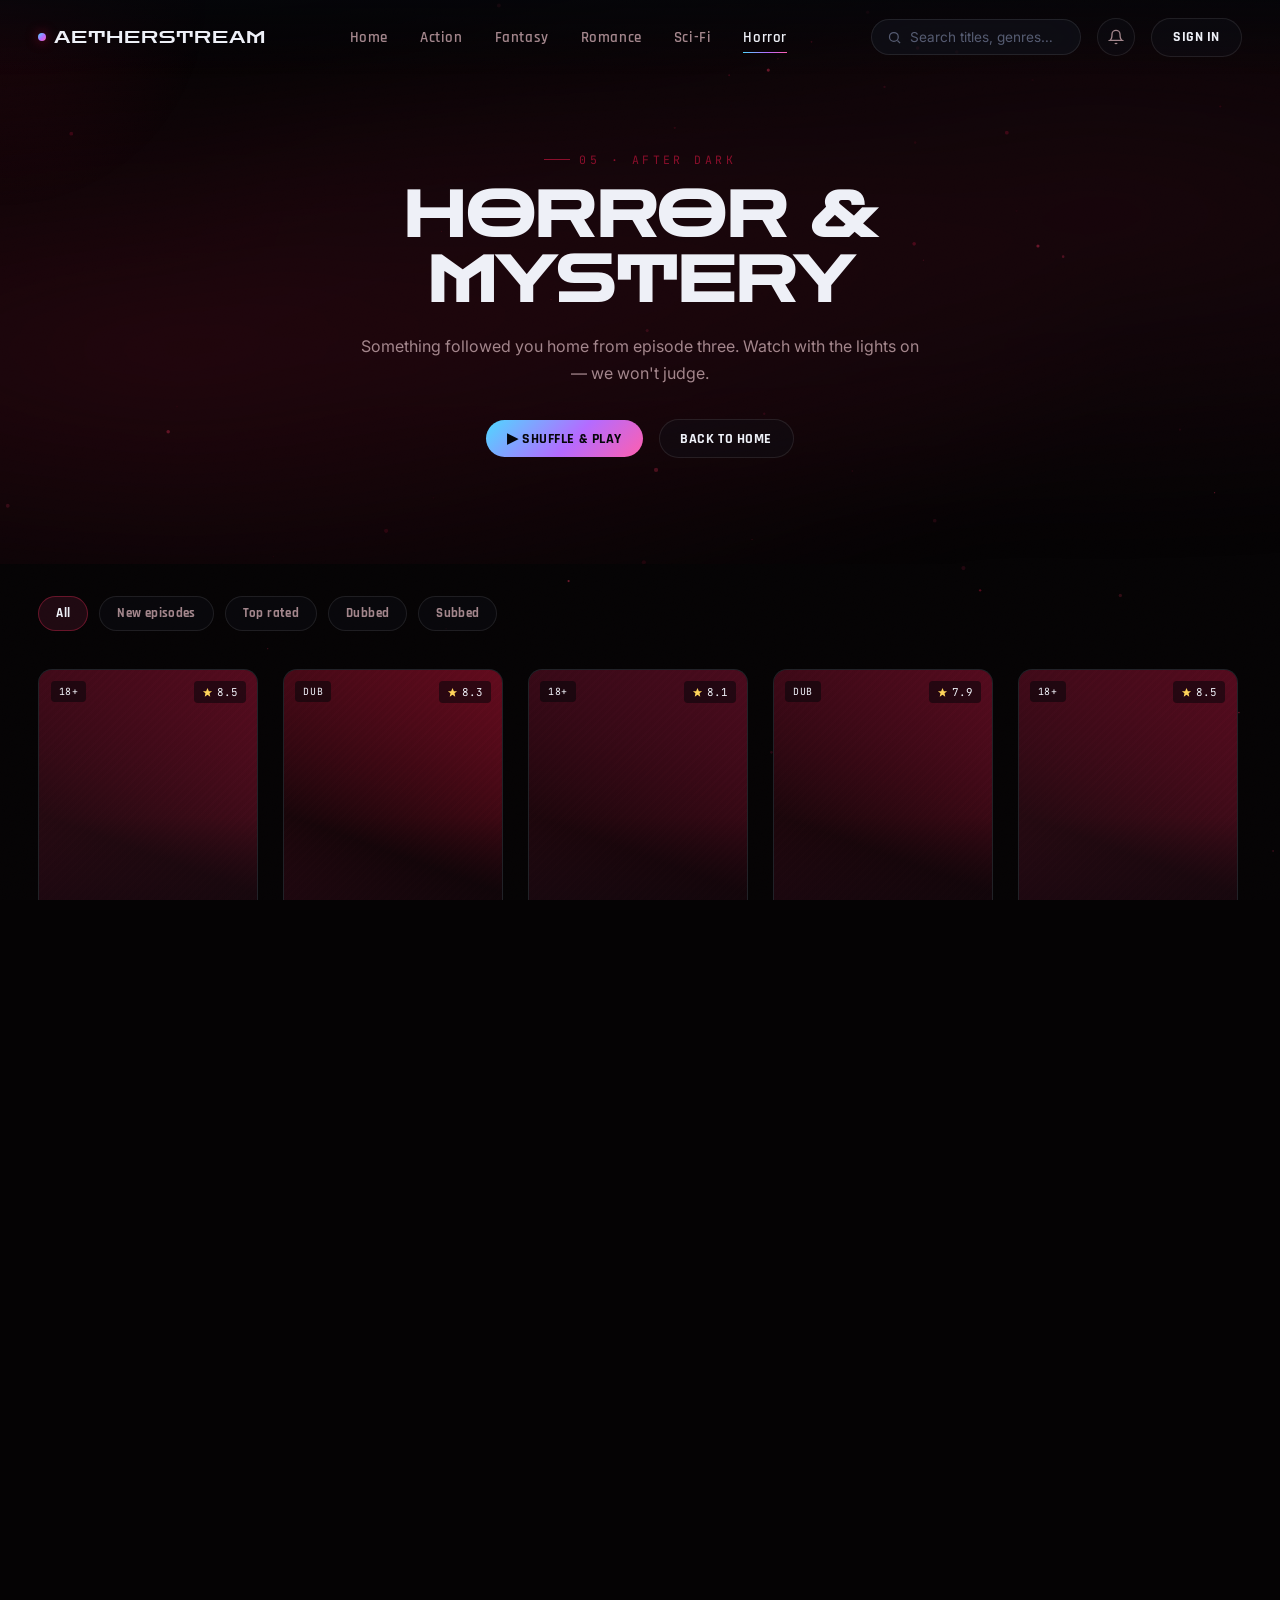
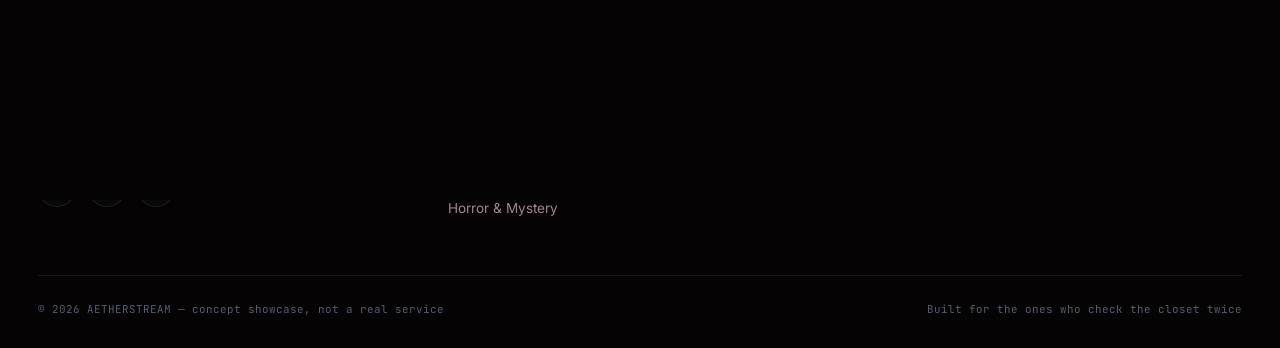
<file: aetherstream/horror-mystery.html>
<!DOCTYPE html>
<html lang="en">
<head>
<meta charset="UTF-8">
<meta name="viewport" content="width=device-width, initial-scale=1.0">
<title>Horror & Mystery — AETHERSTREAM</title>
<link rel="preconnect" href="https://fonts.googleapis.com">
<link href="https://fonts.googleapis.com/css2?family=Zen+Dots&family=Rajdhani:wght@500;600;700&family=Inter:wght@400;500;600&family=JetBrains+Mono:wght@400;500&display=swap" rel="stylesheet">
<link rel="stylesheet" href="base.css">
<style>
body[data-theme="horror-mystery"]{
  --blue:#8b0f2c; --purple:#4a0d1f; --pink:#c92c4f;
  --accent:#8b0f2c; --accent-2:#4a0d1f; --accent-3:#c92c4f;
}

body[data-theme="horror-mystery"]{--bg:#050304;--bg-2:#0a0507;--ink-dim:#a3868c;}
.cat-hero{overflow:hidden;}
.fog-layer{position:absolute;inset:-10% -10%;z-index:1;
  background:radial-gradient(ellipse at 20% 60%, rgba(139,15,44,0.22), transparent 55%),
             radial-gradient(ellipse at 80% 40%, rgba(74,13,31,0.28), transparent 55%);
  filter:blur(30px);
  animation:fogDrift 14s ease-in-out infinite alternate;
}
@keyframes fogDrift{0%{transform:translateX(-4%) translateY(0);}100%{transform:translateX(4%) translateY(-2%);}}
.flicker{animation:flickerAnim 6s steps(1) infinite;}
@keyframes flickerAnim{
  0%,100%{opacity:1;} 41%{opacity:1;} 42%{opacity:0.3;} 43%{opacity:1;}
  63%{opacity:1;} 64%{opacity:0.4;} 65%{opacity:1;} 80%{opacity:1;} 81%{opacity:0.5;} 82%{opacity:1;}
}

</style>
</head>
<body data-theme="horror-mystery">

<div id="loader">
  <div class="loader-mark">AETHERSTREAM</div>
  <div class="loader-bar"></div>
  <div class="loader-tag">Dimming the lights…</div>
</div>
<div id="veil"></div>
<canvas id="fx-canvas"></canvas>
<div id="cursor-glow"></div>
<div class="bg-grain"></div>


<header class="nav">
  <a href="index.html" class="logo" data-transition><span class="dot"></span>AETHERSTREAM</a>
  <nav class="nav-links">
    <a href="index.html" data-transition>Home</a>
    <a href="action-adventure.html" data-transition class="">Action</a>
    <a href="fantasy-magic.html" data-transition class="">Fantasy</a>
    <a href="romance-slice-of-life.html" data-transition class="">Romance</a>
    <a href="scifi-cyberpunk.html" data-transition class="">Sci-Fi</a>
    <a href="horror-mystery.html" data-transition class="active">Horror</a>
  </nav>
  <div class="nav-right">
    <div class="search-wrap">
      <div class="search-box glass">
        <svg viewBox="0 0 24 24" fill="none" stroke="currentColor" stroke-width="2"><circle cx="11" cy="11" r="7"/><path d="M21 21l-4.3-4.3"/></svg>
        <input type="text" placeholder="Search titles, genres…">
      </div>
      <div class="suggestions glass"></div>
    </div>
    <button class="icon-btn" aria-label="Notifications">
      <svg viewBox="0 0 24 24" fill="none" stroke="currentColor" stroke-width="2"><path d="M18 8a6 6 0 10-12 0c0 7-3 9-3 9h18s-3-2-3-9"/><path d="M13.7 21a2 2 0 01-3.4 0"/></svg>
    </button>
    <button id="login-trigger" class="btn-ghost">Sign in</button>
    <button id="profile-trigger" class="avatar-btn hidden-el" style="display:none">H</button>
  </div>
</header>


<main>
  <section class="cat-hero">
    <div class="fog-layer"></div>
    <div class="cat-hero-inner">
      <span class="hero-eyebrow">05 · After dark</span>
      <h1 class="hero-title">Horror &amp; Mystery</h1>
      <p class="cat-hero-desc">Something followed you home from episode three. Watch with the lights on — we won't judge.</p>
      <div class="hero-cta" style="justify-content:center">
        <button class="btn-primary" onclick="showToast('Shuffling the horror-mystery shelf')">▶ Shuffle &amp; play</button>
        <a href="index.html" data-transition class="btn-ghost">Back to home</a>
      </div>
    </div>
  </section>

  <section class="section" style="padding-top:2rem">
    <div class="filter-bar">
      <button class="filter-chip active" data-filter="all">All</button>
      <button class="filter-chip" data-filter="new">New episodes</button>
      <button class="filter-chip" data-filter="top">Top rated</button>
      <button class="filter-chip" data-filter="dub">Dubbed</button>
      <button class="filter-chip" data-filter="sub">Subbed</button>
    </div>
    <div class="grid-cards card-perspective" id="cat-grid" data-infinite></div>
    <div class="load-more-wrap"><span class="sentinel mono" style="color:var(--ink-faint);font-size:0.7rem;">Loading more…</span></div>
  </section>
</main>


<footer class="site-footer">
  <div class="footer-top">
    <div class="footer-brand">
      <a href="index.html" class="logo" data-transition><span class="dot"></span>AETHERSTREAM</a>
      <p>A streaming grid for every kind of anime fan — built for late nights, long binges, and everything after the credits roll.</p>
      <div class="social-row">
        <a class="icon-btn" href="#" aria-label="X"><svg viewBox="0 0 24 24" fill="currentColor"><path d="M18.9 3H22l-7.6 8.7L23 21h-6.9l-5.4-6.6L4.4 21H1.3l8.1-9.3L1 3h7l4.9 6zM17.6 19h1.7L7.5 5H5.7z"/></svg></a>
        <a class="icon-btn" href="#" aria-label="Discord"><svg viewBox="0 0 24 24" fill="currentColor"><path d="M20 6.5c-1.4-.7-2.9-1.1-4.4-1.4l-.2.4c1.3.3 2.5.8 3.6 1.5-2.9-1.4-6.3-1.4-9.2 0 1.1-.7 2.3-1.2 3.6-1.5l-.2-.4C11.9 5.4 10.4 5.8 9 6.5 6.5 10 5.8 13.4 6.1 16.7c1.5 1.1 3 1.8 4.5 2.2l.6-1c-.8-.3-1.6-.7-2.3-1.2l.4-.3c2.9 1.3 6.2 1.3 9 0l.4.3c-.7.5-1.5.9-2.3 1.2l.6 1c1.5-.4 3-1.1 4.5-2.2.4-4-.7-7.3-2.5-10.2zM10.5 14.7c-.7 0-1.3-.7-1.3-1.5s.6-1.5 1.3-1.5 1.3.7 1.3 1.5-.6 1.5-1.3 1.5zm5 0c-.7 0-1.3-.7-1.3-1.5s.6-1.5 1.3-1.5 1.3.7 1.3 1.5-.6 1.5-1.3 1.5z"/></svg></a>
        <a class="icon-btn" href="#" aria-label="Instagram"><svg viewBox="0 0 24 24" fill="none" stroke="currentColor" stroke-width="2"><rect x="3" y="3" width="18" height="18" rx="5"/><circle cx="12" cy="12" r="4"/><circle cx="17.5" cy="6.5" r="1"/></svg></a>
      </div>
    </div>
    <div class="footer-col">
      <h4>Browse</h4>
      <ul>
        <li><a href="action-adventure.html" data-transition>Action &amp; Adventure</a></li>
        <li><a href="fantasy-magic.html" data-transition>Fantasy &amp; Magic</a></li>
        <li><a href="romance-slice-of-life.html" data-transition>Romance &amp; Slice of Life</a></li>
        <li><a href="scifi-cyberpunk.html" data-transition>Sci-Fi &amp; Cyberpunk</a></li>
        <li><a href="horror-mystery.html" data-transition>Horror &amp; Mystery</a></li>
      </ul>
    </div>
    <div class="footer-col">
      <h4>Account</h4>
      <ul>
        <li><a href="#" id="footer-login">Sign in</a></li>
        <li><a href="#">Watchlist</a></li>
        <li><a href="#">Help centre</a></li>
        <li><a href="#">Devices</a></li>
      </ul>
    </div>
    <div class="footer-col">
      <h4>Stay in the loop</h4>
      <p style="color:var(--ink-dim);font-size:0.85rem;">New episodes, seasonal drops, no spam.</p>
      <form class="newsletter-form">
        <input type="email" required placeholder="you@email.com">
        <button class="btn-primary" type="submit">Join</button>
      </form>
    </div>
  </div>
  <div class="footer-bottom">
    <span>© 2026 AETHERSTREAM — concept showcase, not a real service</span>
    <span>Built for the ones who check the closet twice</span>
  </div>
</footer>


<div class="modal-backdrop" id="login-modal">
  <div class="modal glass">
    <button class="icon-btn modal-close">✕</button>
    <h3>Welcome back</h3>
    <p class="sub">Sign in to sync your watchlist across devices.</p>
    <form>
      <div class="field"><label>Email</label><input type="email" required placeholder="you@email.com"></div>
      <div class="field"><label>Password</label><input type="password" required placeholder="••••••••"></div>
      <button class="btn-primary" style="width:100%" type="submit">Sign in</button>
    </form>
    <p class="modal-footnote">New here? <a href="#">Create an account</a></p>
  </div>
</div>

<div class="drawer-backdrop" id="profile-drawer">
  <div class="drawer glass">
    <button class="icon-btn modal-close" style="position:absolute;top:1.2rem;right:1.2rem;">✕</button>
    <div class="drawer-head">
      <div class="avatar-btn">H</div>
      <div><h3>Hunter</h3><p>Level 12 · Joined 2024</p></div>
    </div>
    <div class="drawer-tabs">
      <button class="drawer-tab active" data-tab="watchlist">Watchlist</button>
      <button class="drawer-tab" data-tab="continue">Continue</button>
      <button class="drawer-tab" data-tab="recs">For you</button>
    </div>
    <div class="drawer-list" id="drawer-list"></div>
  </div>
</div>


<script src="base.js"></script>
<script>

  function renderCard(a){
    return `<div class="anime-card glass" style="--c1:${a.c[0]};--c2:${a.c[1]};--c3:${a.c[2]}">
      <div class="poster">
        <div class="poster-glow"></div><div class="poster-noise"></div>
        <span class="poster-badge mono">${a.badge}</span>
        <span class="poster-rating mono"><svg viewBox="0 0 24 24"><path d="M12 2l3 7h7l-5.5 4.5L18 21l-6-4-6 4 1.5-7.5L2 9h7z"/></svg>${a.rating}</span>
        <button class="fav-btn" data-id="${a.id}"><svg viewBox="0 0 24 24" fill="none" stroke="currentColor" stroke-width="2"><path d="M20.8 4.6a5.5 5.5 0 00-7.8 0L12 5.6l-1-1a5.5 5.5 0 00-7.8 7.8l1 1L12 21l7.8-7.6 1-1a5.5 5.5 0 000-7.8z"/></svg></button>
        <span class="poster-title">${a.title}</span>
      </div>
      <div class="card-meta"><div class="t">${a.title}</div><div class="m">${a.genre.toUpperCase()} · ${a.eps} EPS</div></div>
    </div>`;
  }
  window.renderCard = renderCard;
  window.AETHER_POOL = window.AETHER_DATA.filter(a => a.genre === 'horror');
  const pool = window.AETHER_POOL.length ? window.AETHER_POOL : window.AETHER_DATA;
  document.getElementById('cat-grid').innerHTML = pool.concat(pool).slice(0,10).map(renderCard).join('');

  document.getElementById('footer-login')?.addEventListener('click', e => {
    e.preventDefault();
    document.getElementById('login-trigger')?.click();
  });

</script>
</body>
</html>
</file>
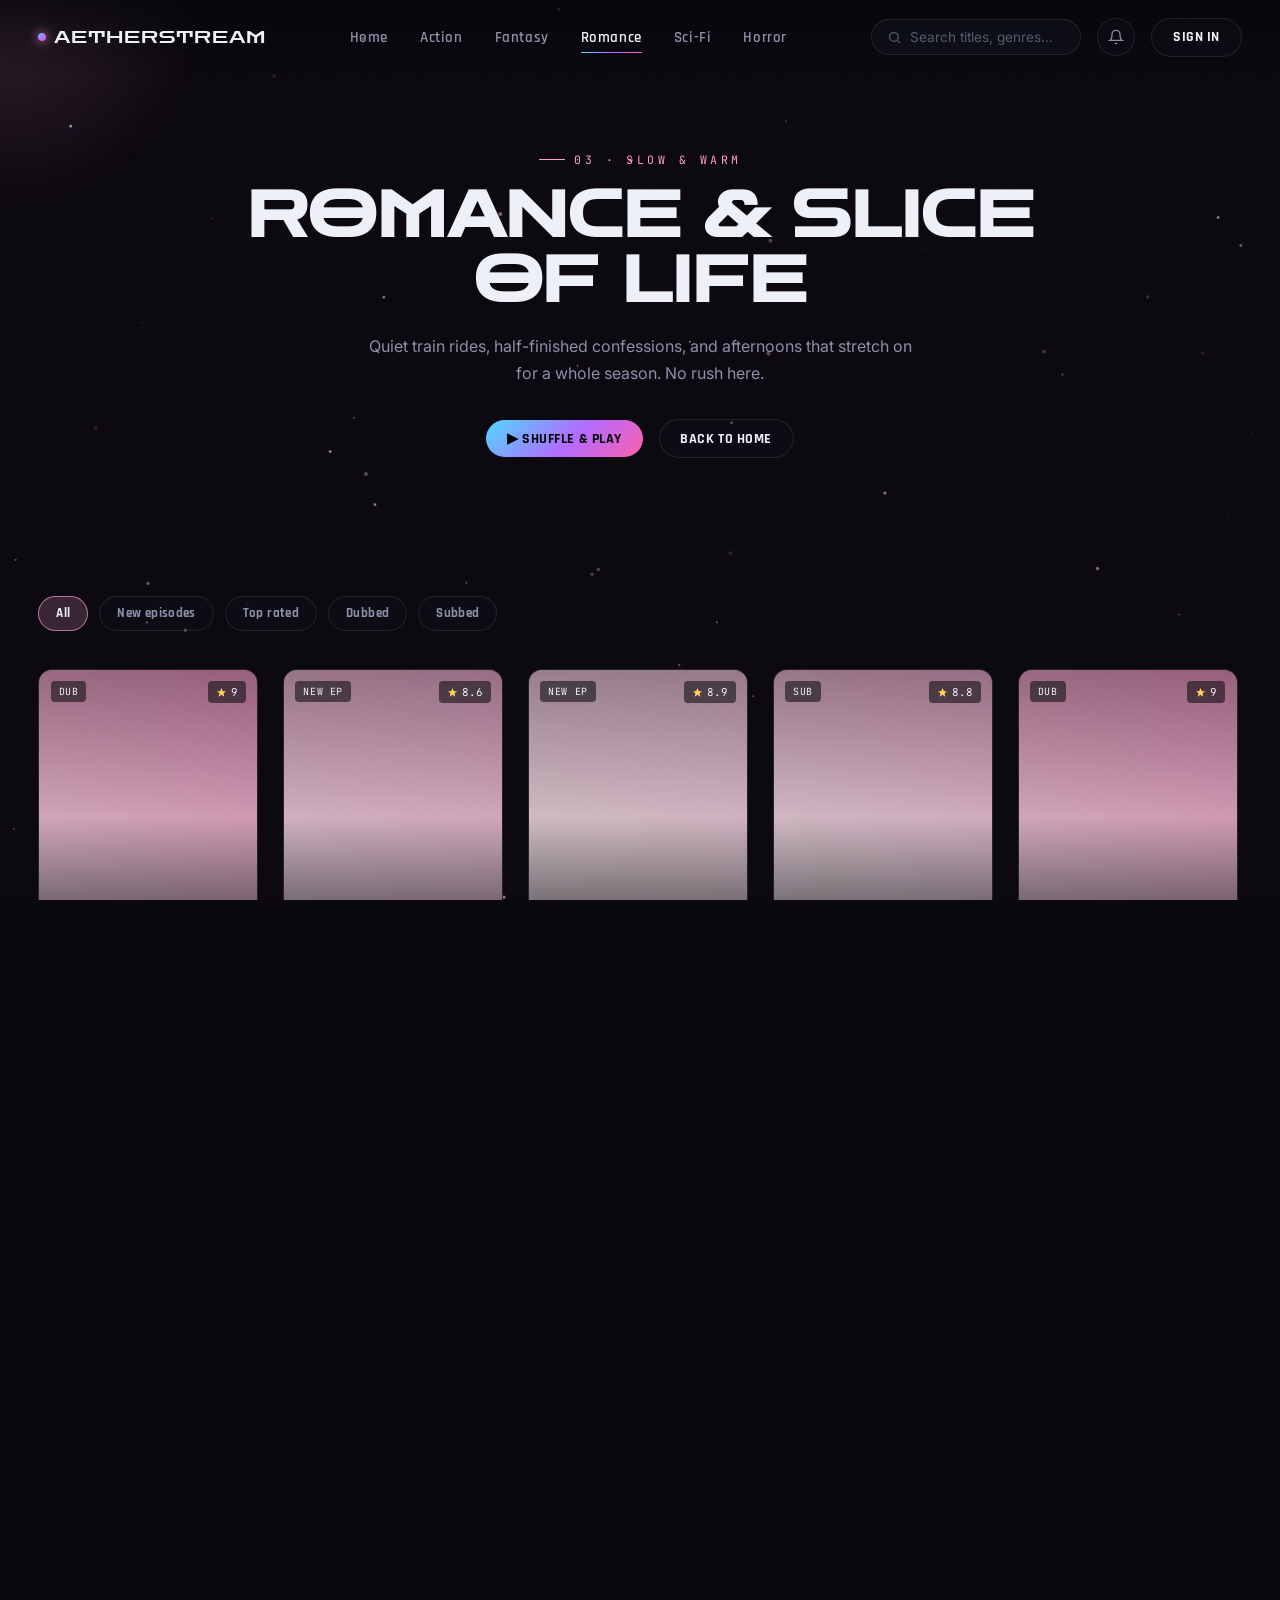
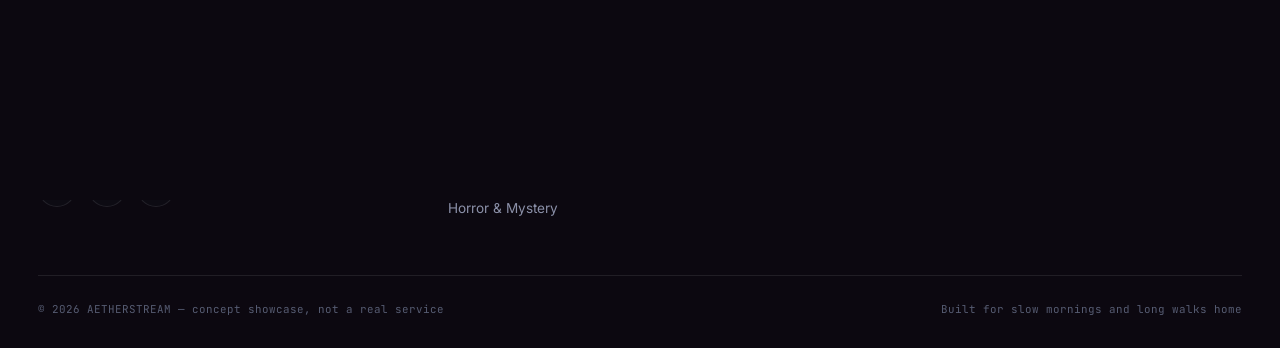
<file: aetherstream/romance-slice-of-life.html>
<!DOCTYPE html>
<html lang="en">
<head>
<meta charset="UTF-8">
<meta name="viewport" content="width=device-width, initial-scale=1.0">
<title>Romance & Slice of Life — AETHERSTREAM</title>
<link rel="preconnect" href="https://fonts.googleapis.com">
<link href="https://fonts.googleapis.com/css2?family=Zen+Dots&family=Rajdhani:wght@500;600;700&family=Inter:wght@400;500;600&family=JetBrains+Mono:wght@400;500&display=swap" rel="stylesheet">
<link rel="stylesheet" href="base.css">
<style>
body[data-theme="romance-slice-of-life"]{
  --blue:#ff9ecb; --purple:#ffc9e0; --pink:#fff0f5;
  --accent:#ff9ecb; --accent-2:#ffc9e0; --accent-3:#fff0f5;
}

body[data-theme="romance-slice-of-life"]{--bg:#0c0810;--bg-2:#130c15;}
.cat-hero{overflow:hidden;}
.petal{position:absolute;top:-20px;border-radius:0 60% 0 60%;
  background:linear-gradient(135deg,#ffc9e0,#ff9ecb);
  animation:petalFall linear infinite;opacity:0.9;}
@keyframes petalFall{
  0%{transform:translateY(0) translateX(0) rotate(0deg);}
  100%{transform:translateY(110vh) translateX(var(--drift,40px)) rotate(340deg);}
}

</style>
</head>
<body data-theme="romance-slice-of-life">

<div id="loader">
  <div class="loader-mark">AETHERSTREAM</div>
  <div class="loader-bar"></div>
  <div class="loader-tag">Warming up the tea…</div>
</div>
<div id="veil"></div>
<canvas id="fx-canvas"></canvas>
<div id="cursor-glow"></div>
<div class="bg-grain"></div>


<header class="nav">
  <a href="index.html" class="logo" data-transition><span class="dot"></span>AETHERSTREAM</a>
  <nav class="nav-links">
    <a href="index.html" data-transition>Home</a>
    <a href="action-adventure.html" data-transition class="">Action</a>
    <a href="fantasy-magic.html" data-transition class="">Fantasy</a>
    <a href="romance-slice-of-life.html" data-transition class="active">Romance</a>
    <a href="scifi-cyberpunk.html" data-transition class="">Sci-Fi</a>
    <a href="horror-mystery.html" data-transition class="">Horror</a>
  </nav>
  <div class="nav-right">
    <div class="search-wrap">
      <div class="search-box glass">
        <svg viewBox="0 0 24 24" fill="none" stroke="currentColor" stroke-width="2"><circle cx="11" cy="11" r="7"/><path d="M21 21l-4.3-4.3"/></svg>
        <input type="text" placeholder="Search titles, genres…">
      </div>
      <div class="suggestions glass"></div>
    </div>
    <button class="icon-btn" aria-label="Notifications">
      <svg viewBox="0 0 24 24" fill="none" stroke="currentColor" stroke-width="2"><path d="M18 8a6 6 0 10-12 0c0 7-3 9-3 9h18s-3-2-3-9"/><path d="M13.7 21a2 2 0 01-3.4 0"/></svg>
    </button>
    <button id="login-trigger" class="btn-ghost">Sign in</button>
    <button id="profile-trigger" class="avatar-btn hidden-el" style="display:none">H</button>
  </div>
</header>


<main>
  <section class="cat-hero">
    <div class="ember-field" id="petal-field"></div>
    <div class="cat-hero-inner">
      <span class="hero-eyebrow">03 · Slow &amp; warm</span>
      <h1 class="hero-title">Romance &amp; Slice of Life</h1>
      <p class="cat-hero-desc">Quiet train rides, half-finished confessions, and afternoons that stretch on for a whole season. No rush here.</p>
      <div class="hero-cta" style="justify-content:center">
        <button class="btn-primary" onclick="showToast('Shuffling the romance-slice-of-life shelf')">▶ Shuffle &amp; play</button>
        <a href="index.html" data-transition class="btn-ghost">Back to home</a>
      </div>
    </div>
  </section>

  <section class="section" style="padding-top:2rem">
    <div class="filter-bar">
      <button class="filter-chip active" data-filter="all">All</button>
      <button class="filter-chip" data-filter="new">New episodes</button>
      <button class="filter-chip" data-filter="top">Top rated</button>
      <button class="filter-chip" data-filter="dub">Dubbed</button>
      <button class="filter-chip" data-filter="sub">Subbed</button>
    </div>
    <div class="grid-cards card-perspective" id="cat-grid" data-infinite></div>
    <div class="load-more-wrap"><span class="sentinel mono" style="color:var(--ink-faint);font-size:0.7rem;">Loading more…</span></div>
  </section>
</main>


<footer class="site-footer">
  <div class="footer-top">
    <div class="footer-brand">
      <a href="index.html" class="logo" data-transition><span class="dot"></span>AETHERSTREAM</a>
      <p>A streaming grid for every kind of anime fan — built for late nights, long binges, and everything after the credits roll.</p>
      <div class="social-row">
        <a class="icon-btn" href="#" aria-label="X"><svg viewBox="0 0 24 24" fill="currentColor"><path d="M18.9 3H22l-7.6 8.7L23 21h-6.9l-5.4-6.6L4.4 21H1.3l8.1-9.3L1 3h7l4.9 6zM17.6 19h1.7L7.5 5H5.7z"/></svg></a>
        <a class="icon-btn" href="#" aria-label="Discord"><svg viewBox="0 0 24 24" fill="currentColor"><path d="M20 6.5c-1.4-.7-2.9-1.1-4.4-1.4l-.2.4c1.3.3 2.5.8 3.6 1.5-2.9-1.4-6.3-1.4-9.2 0 1.1-.7 2.3-1.2 3.6-1.5l-.2-.4C11.9 5.4 10.4 5.8 9 6.5 6.5 10 5.8 13.4 6.1 16.7c1.5 1.1 3 1.8 4.5 2.2l.6-1c-.8-.3-1.6-.7-2.3-1.2l.4-.3c2.9 1.3 6.2 1.3 9 0l.4.3c-.7.5-1.5.9-2.3 1.2l.6 1c1.5-.4 3-1.1 4.5-2.2.4-4-.7-7.3-2.5-10.2zM10.5 14.7c-.7 0-1.3-.7-1.3-1.5s.6-1.5 1.3-1.5 1.3.7 1.3 1.5-.6 1.5-1.3 1.5zm5 0c-.7 0-1.3-.7-1.3-1.5s.6-1.5 1.3-1.5 1.3.7 1.3 1.5-.6 1.5-1.3 1.5z"/></svg></a>
        <a class="icon-btn" href="#" aria-label="Instagram"><svg viewBox="0 0 24 24" fill="none" stroke="currentColor" stroke-width="2"><rect x="3" y="3" width="18" height="18" rx="5"/><circle cx="12" cy="12" r="4"/><circle cx="17.5" cy="6.5" r="1"/></svg></a>
      </div>
    </div>
    <div class="footer-col">
      <h4>Browse</h4>
      <ul>
        <li><a href="action-adventure.html" data-transition>Action &amp; Adventure</a></li>
        <li><a href="fantasy-magic.html" data-transition>Fantasy &amp; Magic</a></li>
        <li><a href="romance-slice-of-life.html" data-transition>Romance &amp; Slice of Life</a></li>
        <li><a href="scifi-cyberpunk.html" data-transition>Sci-Fi &amp; Cyberpunk</a></li>
        <li><a href="horror-mystery.html" data-transition>Horror &amp; Mystery</a></li>
      </ul>
    </div>
    <div class="footer-col">
      <h4>Account</h4>
      <ul>
        <li><a href="#" id="footer-login">Sign in</a></li>
        <li><a href="#">Watchlist</a></li>
        <li><a href="#">Help centre</a></li>
        <li><a href="#">Devices</a></li>
      </ul>
    </div>
    <div class="footer-col">
      <h4>Stay in the loop</h4>
      <p style="color:var(--ink-dim);font-size:0.85rem;">New episodes, seasonal drops, no spam.</p>
      <form class="newsletter-form">
        <input type="email" required placeholder="you@email.com">
        <button class="btn-primary" type="submit">Join</button>
      </form>
    </div>
  </div>
  <div class="footer-bottom">
    <span>© 2026 AETHERSTREAM — concept showcase, not a real service</span>
    <span>Built for slow mornings and long walks home</span>
  </div>
</footer>


<div class="modal-backdrop" id="login-modal">
  <div class="modal glass">
    <button class="icon-btn modal-close">✕</button>
    <h3>Welcome back</h3>
    <p class="sub">Sign in to sync your watchlist across devices.</p>
    <form>
      <div class="field"><label>Email</label><input type="email" required placeholder="you@email.com"></div>
      <div class="field"><label>Password</label><input type="password" required placeholder="••••••••"></div>
      <button class="btn-primary" style="width:100%" type="submit">Sign in</button>
    </form>
    <p class="modal-footnote">New here? <a href="#">Create an account</a></p>
  </div>
</div>

<div class="drawer-backdrop" id="profile-drawer">
  <div class="drawer glass">
    <button class="icon-btn modal-close" style="position:absolute;top:1.2rem;right:1.2rem;">✕</button>
    <div class="drawer-head">
      <div class="avatar-btn">H</div>
      <div><h3>Hunter</h3><p>Level 12 · Joined 2024</p></div>
    </div>
    <div class="drawer-tabs">
      <button class="drawer-tab active" data-tab="watchlist">Watchlist</button>
      <button class="drawer-tab" data-tab="continue">Continue</button>
      <button class="drawer-tab" data-tab="recs">For you</button>
    </div>
    <div class="drawer-list" id="drawer-list"></div>
  </div>
</div>


<script src="base.js"></script>
<script>

  function renderCard(a){
    return `<div class="anime-card glass" style="--c1:${a.c[0]};--c2:${a.c[1]};--c3:${a.c[2]}">
      <div class="poster">
        <div class="poster-glow"></div><div class="poster-noise"></div>
        <span class="poster-badge mono">${a.badge}</span>
        <span class="poster-rating mono"><svg viewBox="0 0 24 24"><path d="M12 2l3 7h7l-5.5 4.5L18 21l-6-4-6 4 1.5-7.5L2 9h7z"/></svg>${a.rating}</span>
        <button class="fav-btn" data-id="${a.id}"><svg viewBox="0 0 24 24" fill="none" stroke="currentColor" stroke-width="2"><path d="M20.8 4.6a5.5 5.5 0 00-7.8 0L12 5.6l-1-1a5.5 5.5 0 00-7.8 7.8l1 1L12 21l7.8-7.6 1-1a5.5 5.5 0 000-7.8z"/></svg></button>
        <span class="poster-title">${a.title}</span>
      </div>
      <div class="card-meta"><div class="t">${a.title}</div><div class="m">${a.genre.toUpperCase()} · ${a.eps} EPS</div></div>
    </div>`;
  }
  window.renderCard = renderCard;
  window.AETHER_POOL = window.AETHER_DATA.filter(a => a.genre === 'romance');
  const pool = window.AETHER_POOL.length ? window.AETHER_POOL : window.AETHER_DATA;
  document.getElementById('cat-grid').innerHTML = pool.concat(pool).slice(0,10).map(renderCard).join('');

  document.getElementById('footer-login')?.addEventListener('click', e => {
    e.preventDefault();
    document.getElementById('login-trigger')?.click();
  });

      const pf = document.getElementById('petal-field');
      pf.style.position='absolute'; pf.style.inset='0'; pf.style.zIndex='1'; pf.style.overflow='hidden'; pf.style.pointerEvents='none';
      for(let i=0;i<28;i++){
        const p=document.createElement('div');
        p.className='petal';
        const s=Math.random()*8+6;
        p.style.width=s+'px'; p.style.height=s+'px';
        p.style.left=Math.random()*100+'%';
        p.style.setProperty('--drift',(Math.random()*140-70)+'px');
        p.style.animationDuration=(Math.random()*6+7)+'s';
        p.style.animationDelay=(Math.random()*8)+'s';
        pf.appendChild(p);
      }

</script>
</body>
</html>
</file>
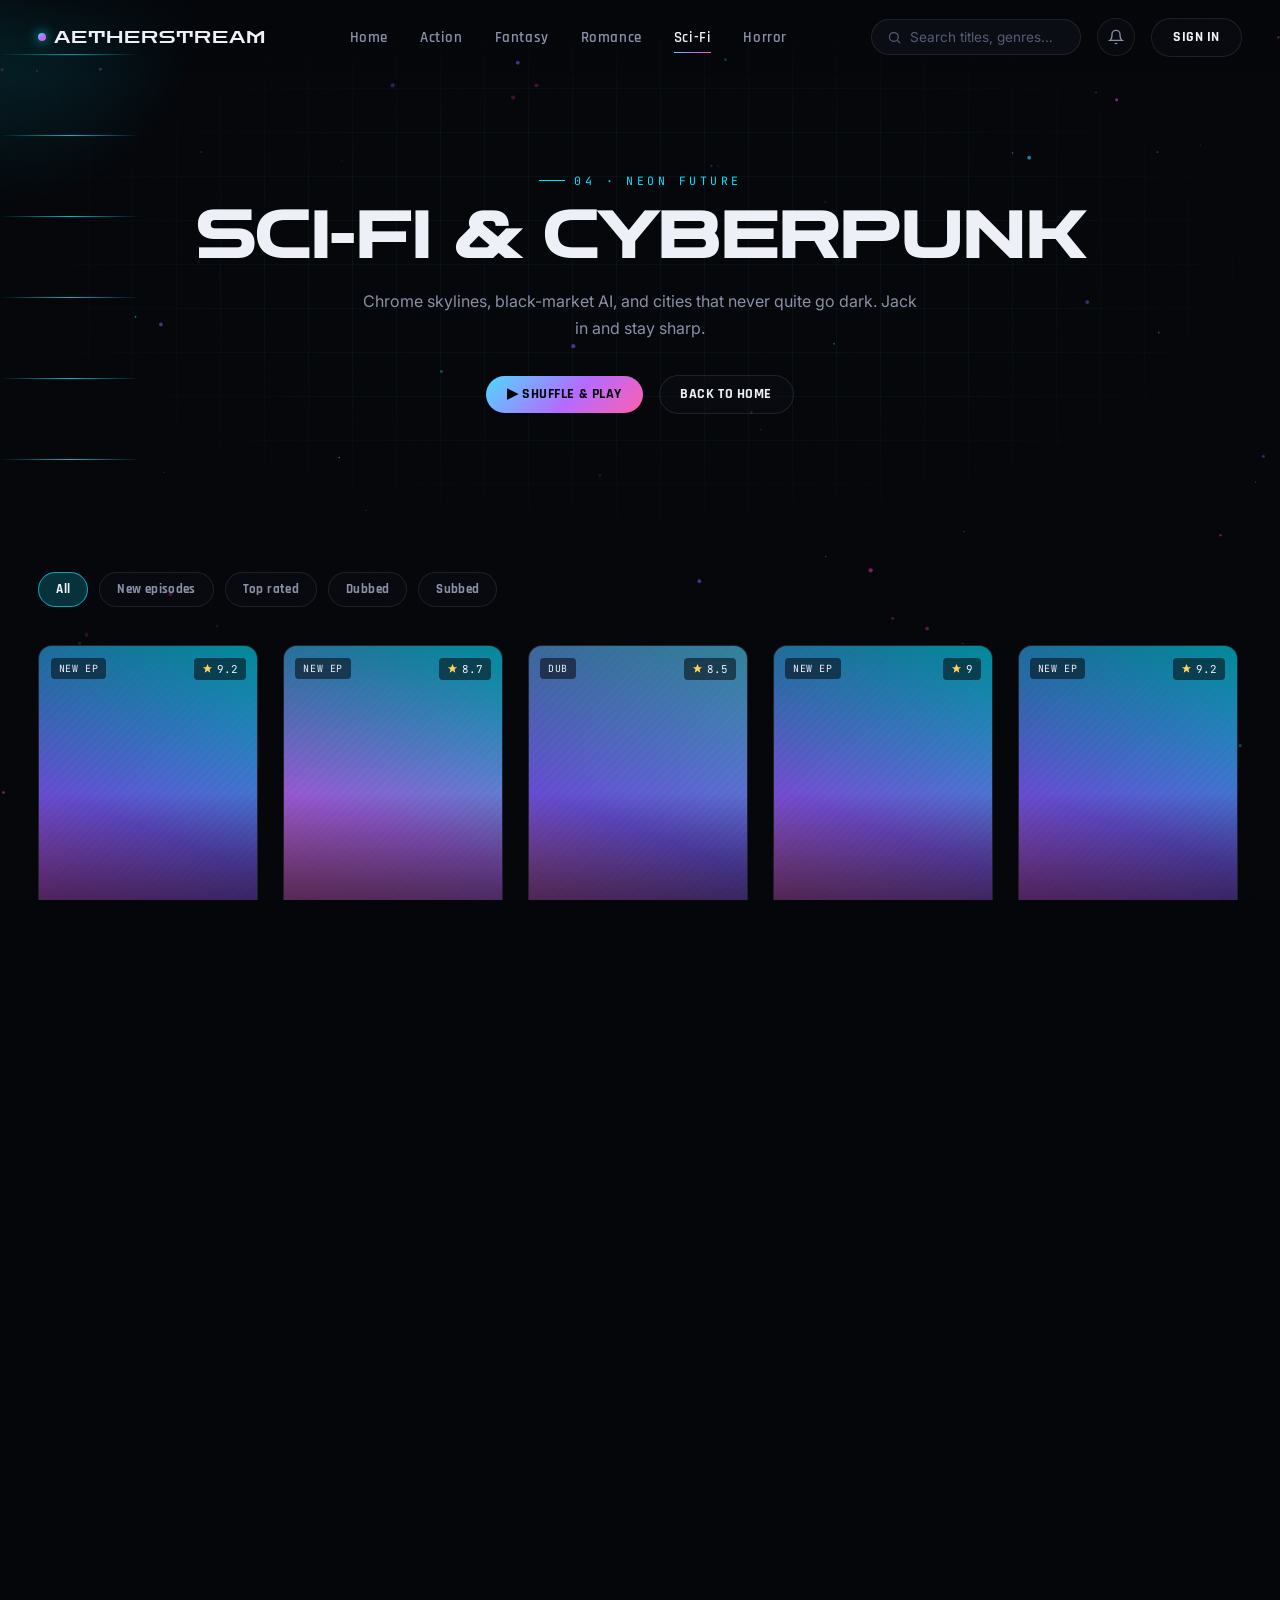
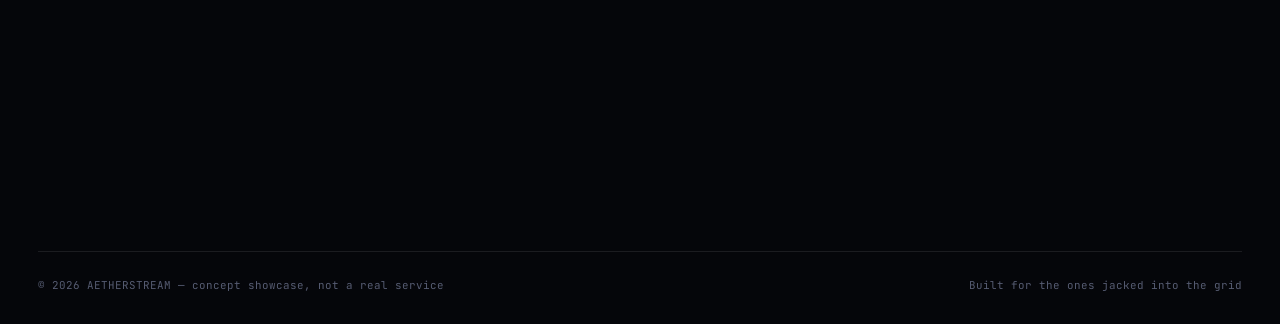
<file: aetherstream/scifi-cyberpunk.html>
<!DOCTYPE html>
<html lang="en">
<head>
<meta charset="UTF-8">
<meta name="viewport" content="width=device-width, initial-scale=1.0">
<title>Sci-Fi & Cyberpunk — AETHERSTREAM</title>
<link rel="preconnect" href="https://fonts.googleapis.com">
<link href="https://fonts.googleapis.com/css2?family=Zen+Dots&family=Rajdhani:wght@500;600;700&family=Inter:wght@400;500;600&family=JetBrains+Mono:wght@400;500&display=swap" rel="stylesheet">
<link rel="stylesheet" href="base.css">
<style>
body[data-theme="scifi-cyberpunk"]{
  --blue:#00e5ff; --purple:#7a5cff; --pink:#ff2ec4;
  --accent:#00e5ff; --accent-2:#7a5cff; --accent-3:#ff2ec4;
}

.cat-hero{overflow:hidden;}
.circuit-grid{position:absolute;inset:0;z-index:1;opacity:0.35;
  background-image:
    linear-gradient(rgba(0,229,255,0.14) 1px, transparent 1px),
    linear-gradient(90deg, rgba(0,229,255,0.14) 1px, transparent 1px);
  background-size:44px 44px;
  mask-image:radial-gradient(ellipse at center, black 40%, transparent 80%);
}
.circuit-pulse{position:absolute;height:1px;background:linear-gradient(90deg,transparent,var(--accent),transparent);
  animation:circuitMove 4s linear infinite;opacity:0.8;}
@keyframes circuitMove{0%{transform:translateX(-100%);}100%{transform:translateX(100%);}}
.glitch-title{position:relative;display:inline-block;}
.glitch-title:hover::before,.glitch-title:hover::after{content:attr(data-text);position:absolute;left:0;top:0;width:100%;overflow:hidden;}
.glitch-title:hover::before{color:var(--blue);clip-path:inset(0 0 55% 0);transform:translate(-2px,-1px);}
.glitch-title:hover::after{color:var(--pink);clip-path:inset(55% 0 0 0);transform:translate(2px,1px);}

</style>
</head>
<body data-theme="scifi-cyberpunk">

<div id="loader">
  <div class="loader-mark">AETHERSTREAM</div>
  <div class="loader-bar"></div>
  <div class="loader-tag">Booting the grid…</div>
</div>
<div id="veil"></div>
<canvas id="fx-canvas"></canvas>
<div id="cursor-glow"></div>
<div class="bg-grain"></div>


<header class="nav">
  <a href="index.html" class="logo" data-transition><span class="dot"></span>AETHERSTREAM</a>
  <nav class="nav-links">
    <a href="index.html" data-transition>Home</a>
    <a href="action-adventure.html" data-transition class="">Action</a>
    <a href="fantasy-magic.html" data-transition class="">Fantasy</a>
    <a href="romance-slice-of-life.html" data-transition class="">Romance</a>
    <a href="scifi-cyberpunk.html" data-transition class="active">Sci-Fi</a>
    <a href="horror-mystery.html" data-transition class="">Horror</a>
  </nav>
  <div class="nav-right">
    <div class="search-wrap">
      <div class="search-box glass">
        <svg viewBox="0 0 24 24" fill="none" stroke="currentColor" stroke-width="2"><circle cx="11" cy="11" r="7"/><path d="M21 21l-4.3-4.3"/></svg>
        <input type="text" placeholder="Search titles, genres…">
      </div>
      <div class="suggestions glass"></div>
    </div>
    <button class="icon-btn" aria-label="Notifications">
      <svg viewBox="0 0 24 24" fill="none" stroke="currentColor" stroke-width="2"><path d="M18 8a6 6 0 10-12 0c0 7-3 9-3 9h18s-3-2-3-9"/><path d="M13.7 21a2 2 0 01-3.4 0"/></svg>
    </button>
    <button id="login-trigger" class="btn-ghost">Sign in</button>
    <button id="profile-trigger" class="avatar-btn hidden-el" style="display:none">H</button>
  </div>
</header>


<main>
  <section class="cat-hero">
    <div class="circuit-grid"></div><div class="ember-field" id="pulse-field"></div>
    <div class="cat-hero-inner">
      <span class="hero-eyebrow">04 · Neon future</span>
      <h1 class="hero-title"><span class="glitch-title" data-text="Sci-Fi &amp; Cyberpunk">Sci-Fi &amp; Cyberpunk</span></h1>
      <p class="cat-hero-desc">Chrome skylines, black-market AI, and cities that never quite go dark. Jack in and stay sharp.</p>
      <div class="hero-cta" style="justify-content:center">
        <button class="btn-primary" onclick="showToast('Shuffling the scifi-cyberpunk shelf')">▶ Shuffle &amp; play</button>
        <a href="index.html" data-transition class="btn-ghost">Back to home</a>
      </div>
    </div>
  </section>

  <section class="section" style="padding-top:2rem">
    <div class="filter-bar">
      <button class="filter-chip active" data-filter="all">All</button>
      <button class="filter-chip" data-filter="new">New episodes</button>
      <button class="filter-chip" data-filter="top">Top rated</button>
      <button class="filter-chip" data-filter="dub">Dubbed</button>
      <button class="filter-chip" data-filter="sub">Subbed</button>
    </div>
    <div class="grid-cards card-perspective" id="cat-grid" data-infinite></div>
    <div class="load-more-wrap"><span class="sentinel mono" style="color:var(--ink-faint);font-size:0.7rem;">Loading more…</span></div>
  </section>
</main>


<footer class="site-footer">
  <div class="footer-top">
    <div class="footer-brand">
      <a href="index.html" class="logo" data-transition><span class="dot"></span>AETHERSTREAM</a>
      <p>A streaming grid for every kind of anime fan — built for late nights, long binges, and everything after the credits roll.</p>
      <div class="social-row">
        <a class="icon-btn" href="#" aria-label="X"><svg viewBox="0 0 24 24" fill="currentColor"><path d="M18.9 3H22l-7.6 8.7L23 21h-6.9l-5.4-6.6L4.4 21H1.3l8.1-9.3L1 3h7l4.9 6zM17.6 19h1.7L7.5 5H5.7z"/></svg></a>
        <a class="icon-btn" href="#" aria-label="Discord"><svg viewBox="0 0 24 24" fill="currentColor"><path d="M20 6.5c-1.4-.7-2.9-1.1-4.4-1.4l-.2.4c1.3.3 2.5.8 3.6 1.5-2.9-1.4-6.3-1.4-9.2 0 1.1-.7 2.3-1.2 3.6-1.5l-.2-.4C11.9 5.4 10.4 5.8 9 6.5 6.5 10 5.8 13.4 6.1 16.7c1.5 1.1 3 1.8 4.5 2.2l.6-1c-.8-.3-1.6-.7-2.3-1.2l.4-.3c2.9 1.3 6.2 1.3 9 0l.4.3c-.7.5-1.5.9-2.3 1.2l.6 1c1.5-.4 3-1.1 4.5-2.2.4-4-.7-7.3-2.5-10.2zM10.5 14.7c-.7 0-1.3-.7-1.3-1.5s.6-1.5 1.3-1.5 1.3.7 1.3 1.5-.6 1.5-1.3 1.5zm5 0c-.7 0-1.3-.7-1.3-1.5s.6-1.5 1.3-1.5 1.3.7 1.3 1.5-.6 1.5-1.3 1.5z"/></svg></a>
        <a class="icon-btn" href="#" aria-label="Instagram"><svg viewBox="0 0 24 24" fill="none" stroke="currentColor" stroke-width="2"><rect x="3" y="3" width="18" height="18" rx="5"/><circle cx="12" cy="12" r="4"/><circle cx="17.5" cy="6.5" r="1"/></svg></a>
      </div>
    </div>
    <div class="footer-col">
      <h4>Browse</h4>
      <ul>
        <li><a href="action-adventure.html" data-transition>Action &amp; Adventure</a></li>
        <li><a href="fantasy-magic.html" data-transition>Fantasy &amp; Magic</a></li>
        <li><a href="romance-slice-of-life.html" data-transition>Romance &amp; Slice of Life</a></li>
        <li><a href="scifi-cyberpunk.html" data-transition>Sci-Fi &amp; Cyberpunk</a></li>
        <li><a href="horror-mystery.html" data-transition>Horror &amp; Mystery</a></li>
      </ul>
    </div>
    <div class="footer-col">
      <h4>Account</h4>
      <ul>
        <li><a href="#" id="footer-login">Sign in</a></li>
        <li><a href="#">Watchlist</a></li>
        <li><a href="#">Help centre</a></li>
        <li><a href="#">Devices</a></li>
      </ul>
    </div>
    <div class="footer-col">
      <h4>Stay in the loop</h4>
      <p style="color:var(--ink-dim);font-size:0.85rem;">New episodes, seasonal drops, no spam.</p>
      <form class="newsletter-form">
        <input type="email" required placeholder="you@email.com">
        <button class="btn-primary" type="submit">Join</button>
      </form>
    </div>
  </div>
  <div class="footer-bottom">
    <span>© 2026 AETHERSTREAM — concept showcase, not a real service</span>
    <span>Built for the ones jacked into the grid</span>
  </div>
</footer>


<div class="modal-backdrop" id="login-modal">
  <div class="modal glass">
    <button class="icon-btn modal-close">✕</button>
    <h3>Welcome back</h3>
    <p class="sub">Sign in to sync your watchlist across devices.</p>
    <form>
      <div class="field"><label>Email</label><input type="email" required placeholder="you@email.com"></div>
      <div class="field"><label>Password</label><input type="password" required placeholder="••••••••"></div>
      <button class="btn-primary" style="width:100%" type="submit">Sign in</button>
    </form>
    <p class="modal-footnote">New here? <a href="#">Create an account</a></p>
  </div>
</div>

<div class="drawer-backdrop" id="profile-drawer">
  <div class="drawer glass">
    <button class="icon-btn modal-close" style="position:absolute;top:1.2rem;right:1.2rem;">✕</button>
    <div class="drawer-head">
      <div class="avatar-btn">H</div>
      <div><h3>Hunter</h3><p>Level 12 · Joined 2024</p></div>
    </div>
    <div class="drawer-tabs">
      <button class="drawer-tab active" data-tab="watchlist">Watchlist</button>
      <button class="drawer-tab" data-tab="continue">Continue</button>
      <button class="drawer-tab" data-tab="recs">For you</button>
    </div>
    <div class="drawer-list" id="drawer-list"></div>
  </div>
</div>


<script src="base.js"></script>
<script>

  function renderCard(a){
    return `<div class="anime-card glass" style="--c1:${a.c[0]};--c2:${a.c[1]};--c3:${a.c[2]}">
      <div class="poster">
        <div class="poster-glow"></div><div class="poster-noise"></div>
        <span class="poster-badge mono">${a.badge}</span>
        <span class="poster-rating mono"><svg viewBox="0 0 24 24"><path d="M12 2l3 7h7l-5.5 4.5L18 21l-6-4-6 4 1.5-7.5L2 9h7z"/></svg>${a.rating}</span>
        <button class="fav-btn" data-id="${a.id}"><svg viewBox="0 0 24 24" fill="none" stroke="currentColor" stroke-width="2"><path d="M20.8 4.6a5.5 5.5 0 00-7.8 0L12 5.6l-1-1a5.5 5.5 0 00-7.8 7.8l1 1L12 21l7.8-7.6 1-1a5.5 5.5 0 000-7.8z"/></svg></button>
        <span class="poster-title">${a.title}</span>
      </div>
      <div class="card-meta"><div class="t">${a.title}</div><div class="m">${a.genre.toUpperCase()} · ${a.eps} EPS</div></div>
    </div>`;
  }
  window.renderCard = renderCard;
  window.AETHER_POOL = window.AETHER_DATA.filter(a => a.genre === 'scifi');
  const pool = window.AETHER_POOL.length ? window.AETHER_POOL : window.AETHER_DATA;
  document.getElementById('cat-grid').innerHTML = pool.concat(pool).slice(0,10).map(renderCard).join('');

  document.getElementById('footer-login')?.addEventListener('click', e => {
    e.preventDefault();
    document.getElementById('login-trigger')?.click();
  });

      const pf = document.getElementById('pulse-field');
      pf.style.position='absolute'; pf.style.inset='0'; pf.style.zIndex='1'; pf.style.overflow='hidden';
      for(let i=0;i<6;i++){
        const l=document.createElement('div');
        l.className='circuit-pulse';
        l.style.width='140px';
        l.style.top=(10+i*15)+'%';
        l.style.animationDuration=(Math.random()*3+3)+'s';
        l.style.animationDelay=(Math.random()*4)+'s';
        pf.appendChild(l);
      }

</script>
</body>
</html>
</file>
<file: aetherstream/base.css>
:root{
  --bg:#05060a;
  --bg-2:#0b0d16;
  --glass:rgba(18,20,30,0.55);
  --glass-soft:rgba(18,20,30,0.32);
  --glass-border:rgba(255,255,255,0.09);
  --ink:#eef0f7;
  --ink-dim:#8b90a8;
  --ink-faint:#565c72;

  --blue:#4fd8ff;
  --purple:#b46bff;
  --pink:#ff5fae;
  --accent:var(--blue);
  --accent-2:var(--purple);
  --accent-3:var(--pink);
  --grad:linear-gradient(135deg,var(--blue) 0%,var(--purple) 55%,var(--pink) 100%);

  --radius:14px;
  --radius-sm:8px;
  --ease:cubic-bezier(.22,.9,.28,1);
}

*{margin:0;padding:0;box-sizing:border-box;}
html{scroll-behavior:smooth;}
body{
  background:var(--bg);
  color:var(--ink);
  font-family:'Inter',sans-serif;
  overflow-x:hidden;
  -webkit-font-smoothing:antialiased;
  min-height:100vh;
}
a{color:inherit;text-decoration:none;}
button{font-family:inherit;}
ul{list-style:none;}
img{max-width:100%;display:block;}
::selection{background:var(--accent);color:#05060a;}

h1,h2,h3,h4{
  font-family:'Rajdhani',sans-serif;
  font-weight:700;
  letter-spacing:0.01em;
  text-transform:uppercase;
}
.mono{font-family:'JetBrains Mono',monospace;}

::-webkit-scrollbar{width:8px;height:8px;}
::-webkit-scrollbar-track{background:transparent;}
::-webkit-scrollbar-thumb{background:var(--glass-border);border-radius:8px;}

:focus-visible{outline:2px solid var(--accent);outline-offset:3px;}

#fx-canvas{
  position:fixed;
  inset:0;
  z-index:0;
  pointer-events:none;
  opacity:0.85;
}
#cursor-glow{
  position:fixed;
  width:420px;height:420px;
  border-radius:50%;
  pointer-events:none;
  z-index:1;
  background:radial-gradient(circle, color-mix(in srgb, var(--accent) 16%, transparent) 0%, transparent 70%);
  transform:translate(-50%,-50%);
  transition:opacity 0.3s ease;
  will-change:transform;
}
.bg-grain{
  position:fixed;inset:0;z-index:1;pointer-events:none;
  background-image:url("data:image/svg+xml,%3Csvg xmlns='http://www.w3.org/2000/svg' width='90' height='90'%3E%3Cfilter id='n'%3E%3CfeTurbulence type='fractalNoise' baseFrequency='0.9' numOctaves='2' stitchTiles='stitch'/%3E%3C/filter%3E%3Crect width='100%25' height='100%25' filter='url(%23n)' opacity='0.035'/%3E%3C/svg%3E");
  mix-blend-mode:overlay;
}


#loader{
  position:fixed;inset:0;z-index:999;
  background:var(--bg);
  display:flex;flex-direction:column;align-items:center;justify-content:center;gap:1.2rem;
  transition:opacity 0.7s var(--ease), visibility 0.7s var(--ease);
}
#loader.hidden{opacity:0;visibility:hidden;}
.loader-mark{
  font-family:'Zen Dots',cursive;
  font-size:1.4rem;
  letter-spacing:0.15em;
  background:var(--grad);
  -webkit-background-clip:text;background-clip:text;color:transparent;
}
.loader-bar{
  width:220px;height:2px;
  background:var(--glass-border);
  border-radius:2px;overflow:hidden;
}
.loader-bar::after{
  content:'';display:block;height:100%;width:40%;
  background:var(--grad);
  animation:loaderSlide 1.1s ease-in-out infinite;
}
@keyframes loaderSlide{
  0%{transform:translateX(-100%);}
  100%{transform:translateX(350%);}
}
.loader-tag{font-size:0.68rem;letter-spacing:0.2em;color:var(--ink-faint);text-transform:uppercase;}


#veil{
  position:fixed;inset:0;z-index:998;
  background:var(--bg);
  transform:translateY(100%);
  pointer-events:none;
}
#veil.leaving{
  animation:veilOut 0.55s var(--ease) forwards;
  pointer-events:all;
}
@keyframes veilOut{
  0%{transform:translateY(100%);}
  55%{transform:translateY(0%);}
  100%{transform:translateY(0%);opacity:0;visibility:hidden;}
}


.glass{
  background:var(--glass);
  backdrop-filter:blur(20px) saturate(140%);
  -webkit-backdrop-filter:blur(20px) saturate(140%);
  border:1px solid var(--glass-border);
}


header.nav{
  position:fixed;top:0;left:0;right:0;z-index:100;
  display:flex;align-items:center;justify-content:space-between;
  padding:1.1rem 3vw;
  background:linear-gradient(180deg, rgba(5,6,10,0.75) 0%, transparent 100%);
  transition:background 0.3s ease;
}
header.nav.scrolled{
  background:rgba(8,9,14,0.72);
  backdrop-filter:blur(18px);
  -webkit-backdrop-filter:blur(18px);
  border-bottom:1px solid var(--glass-border);
}
.logo{
  font-family:'Zen Dots',cursive;
  font-size:1.15rem;
  letter-spacing:0.05em;
  display:flex;align-items:center;gap:0.5rem;
}
.logo .dot{
  width:8px;height:8px;border-radius:50%;
  background:var(--grad);
  box-shadow:0 0 12px var(--accent);
}
.nav-links{
  display:flex;align-items:center;gap:2rem;
  font-family:'Rajdhani',sans-serif;
  font-weight:600;letter-spacing:0.04em;font-size:0.92rem;
}
.nav-links a{
  position:relative;color:var(--ink-dim);
  transition:color 0.25s ease;
  padding:0.3rem 0;
}
.nav-links a::after{
  content:'';position:absolute;left:0;bottom:-2px;height:1px;width:0;
  background:var(--grad);transition:width 0.3s var(--ease);
}
.nav-links a:hover,.nav-links a.active{color:var(--ink);}
.nav-links a:hover::after,.nav-links a.active::after{width:100%;}

.nav-right{display:flex;align-items:center;gap:1rem;}

.search-wrap{position:relative;}
.search-box{
  display:flex;align-items:center;gap:0.55rem;
  padding:0.55rem 0.9rem;
  border-radius:100px;
  width:210px;
  transition:width 0.35s var(--ease), box-shadow 0.35s ease;
}
.search-box:focus-within{
  width:300px;
  box-shadow:0 0 0 1px color-mix(in srgb, var(--accent) 50%, transparent), 0 0 22px color-mix(in srgb, var(--accent) 35%, transparent);
}
.search-box svg{width:15px;height:15px;color:var(--ink-faint);flex-shrink:0;}
.search-box input{
  background:none;border:none;outline:none;color:var(--ink);
  font-family:'Inter',sans-serif;font-size:0.85rem;width:100%;
}
.search-box input::placeholder{color:var(--ink-faint);}
.suggestions{
  position:absolute;top:calc(100% + 10px);left:0;right:0;
  border-radius:var(--radius-sm);
  overflow:hidden;
  opacity:0;visibility:hidden;transform:translateY(-6px);
  transition:all 0.25s var(--ease);
  max-height:320px;overflow-y:auto;
}
.suggestions.open{opacity:1;visibility:visible;transform:translateY(0);}
.suggestion-item{
  display:flex;align-items:center;gap:0.7rem;
  padding:0.6rem 0.8rem;cursor:pointer;
  border-bottom:1px solid var(--glass-border);
  transition:background 0.2s ease;
}
.suggestion-item:last-child{border-bottom:none;}
.suggestion-item:hover{background:rgba(255,255,255,0.05);}
.suggestion-thumb{
  width:34px;height:44px;border-radius:4px;flex-shrink:0;
  background:var(--grad);
}
.suggestion-title{font-size:0.82rem;font-weight:600;}
.suggestion-meta{font-size:0.68rem;color:var(--ink-faint);font-family:'JetBrains Mono',monospace;}

.icon-btn{
  width:38px;height:38px;border-radius:50%;
  display:flex;align-items:center;justify-content:center;
  border:1px solid var(--glass-border);
  background:var(--glass-soft);
  cursor:pointer;color:var(--ink-dim);
  transition:all 0.25s var(--ease);
}
.icon-btn:hover{color:var(--ink);border-color:color-mix(in srgb, var(--accent) 60%, var(--glass-border));box-shadow:0 0 14px color-mix(in srgb, var(--accent) 30%, transparent);}
.icon-btn svg{width:16px;height:16px;}

.avatar-btn{
  width:38px;height:38px;border-radius:50%;
  background:var(--grad);
  display:flex;align-items:center;justify-content:center;
  font-family:'Rajdhani',sans-serif;font-weight:700;font-size:0.85rem;color:#05060a;
  cursor:pointer;border:none;
}

.btn-primary{
  padding:0.6rem 1.3rem;
  border-radius:100px;
  border:none;cursor:pointer;
  background:var(--grad);
  color:#05060a;
  font-family:'Rajdhani',sans-serif;font-weight:700;letter-spacing:0.04em;font-size:0.85rem;
  text-transform:uppercase;
  transition:transform 0.25s var(--ease), box-shadow 0.25s ease;
}
.btn-primary:hover{transform:translateY(-2px);box-shadow:0 8px 26px color-mix(in srgb, var(--accent) 40%, transparent);}

.btn-ghost{
  padding:0.6rem 1.3rem;
  border-radius:100px;
  border:1px solid var(--glass-border);
  background:var(--glass-soft);
  color:var(--ink);
  cursor:pointer;
  font-family:'Rajdhani',sans-serif;font-weight:700;letter-spacing:0.04em;font-size:0.85rem;
  text-transform:uppercase;
  transition:all 0.25s var(--ease);
  display:inline-flex;align-items:center;gap:0.5rem;
}
.btn-ghost:hover{border-color:color-mix(in srgb, var(--accent) 60%, var(--glass-border));}


main{position:relative;z-index:2;}
.section{padding:5.5rem 3vw;}
.section-head{
  display:flex;align-items:flex-end;justify-content:space-between;
  margin-bottom:2.2rem;
}
.section-eyebrow{
  font-family:'JetBrains Mono',monospace;
  font-size:0.68rem;letter-spacing:0.25em;text-transform:uppercase;
  color:var(--accent);margin-bottom:0.5rem;display:block;
}
.section-title{font-size:clamp(1.5rem,2.6vw,2.1rem);}
.section-link{
  font-family:'Rajdhani',sans-serif;font-weight:700;font-size:0.85rem;
  color:var(--ink-dim);letter-spacing:0.03em;
  display:flex;align-items:center;gap:0.35rem;
  transition:color 0.25s ease, gap 0.25s ease;
}
.section-link:hover{color:var(--accent);gap:0.55rem;}

.carousel-wrap{position:relative;}
.carousel{
  display:flex;gap:1.1rem;overflow-x:auto;scroll-snap-type:x proximity;
  padding-bottom:0.6rem;
  scrollbar-width:none;
}
.carousel::-webkit-scrollbar{display:none;}
.carousel-btn{
  position:absolute;top:38%;
  width:42px;height:42px;border-radius:50%;
  display:flex;align-items:center;justify-content:center;
  cursor:pointer;z-index:5;
  color:var(--ink);
  transition:all 0.25s ease;
}
.carousel-btn:hover{box-shadow:0 0 18px color-mix(in srgb, var(--accent) 40%, transparent);}
.carousel-btn.prev{left:-6px;}
.carousel-btn.next{right:-6px;}
.carousel-btn svg{width:16px;height:16px;}


.card-perspective{perspective:900px;}
.anime-card{
  scroll-snap-align:start;
  flex-shrink:0;width:220px;
  border-radius:var(--radius);
  overflow:hidden;position:relative;
  transform-style:preserve-3d;
  transition:transform 0.35s var(--ease), box-shadow 0.35s var(--ease);
  cursor:pointer;
}
.anime-card:hover{
  box-shadow:0 20px 45px -10px color-mix(in srgb, var(--accent) 45%, transparent);
  z-index:3;
}
.anime-card.grid-card{width:auto;}
.poster{
  position:relative;
  aspect-ratio:2/3;width:100%;
  display:flex;align-items:flex-end;
  overflow:hidden;
}
.poster-title{
  position:relative;z-index:2;
  padding:0.9rem;
  font-family:'Rajdhani',sans-serif;font-weight:700;
  font-size:1rem;line-height:1.15;
  text-shadow:0 2px 12px rgba(0,0,0,0.6);
}
.poster-glow{
  position:absolute;inset:0;
  background:linear-gradient(200deg, var(--c1,var(--blue)) 0%, var(--c2,var(--purple)) 55%, var(--c3,var(--pink)) 100%);
  opacity:0.9;
}
.poster-noise{position:absolute;inset:0;mix-blend-mode:overlay;opacity:0.5;
  background-image:repeating-linear-gradient(135deg, rgba(255,255,255,0.06) 0 2px, transparent 2px 6px);
}
.poster::before{
  content:'';position:absolute;inset:0;z-index:1;
  background:linear-gradient(0deg, rgba(4,5,9,0.92) 0%, rgba(4,5,9,0.1) 55%, rgba(4,5,9,0.35) 100%);
}
.poster-badge{
  position:absolute;top:0.7rem;left:0.7rem;z-index:3;
  font-family:'JetBrains Mono',monospace;font-size:0.62rem;
  padding:0.25rem 0.5rem;border-radius:4px;
  background:rgba(5,6,10,0.55);backdrop-filter:blur(6px);
  letter-spacing:0.06em;
}
.poster-rating{
  position:absolute;top:0.7rem;right:0.7rem;z-index:3;
  font-family:'JetBrains Mono',monospace;font-size:0.68rem;
  display:flex;align-items:center;gap:0.25rem;
  padding:0.25rem 0.5rem;border-radius:4px;
  background:rgba(5,6,10,0.55);backdrop-filter:blur(6px);
}
.poster-rating svg{width:11px;height:11px;fill:#ffd35a;color:#ffd35a;}
.fav-btn{
  position:absolute;bottom:0.75rem;right:0.75rem;z-index:3;
  width:30px;height:30px;border-radius:50%;
  display:flex;align-items:center;justify-content:center;
  background:rgba(5,6,10,0.55);backdrop-filter:blur(6px);
  border:1px solid rgba(255,255,255,0.12);
  color:var(--ink-dim);cursor:pointer;
  opacity:0;transform:translateY(6px);
  transition:all 0.25s var(--ease);
}
.anime-card:hover .fav-btn{opacity:1;transform:translateY(0);}
.fav-btn svg{width:14px;height:14px;}
.fav-btn.active{color:var(--pink);border-color:var(--pink);}
.fav-btn.active svg{fill:var(--pink);}

.progress-track{
  position:absolute;left:0;right:0;bottom:0;height:3px;z-index:3;
  background:rgba(255,255,255,0.15);
}
.progress-fill{height:100%;background:var(--grad);}

.card-meta{padding:0.7rem 0.15rem 0;}
.card-meta .t{font-family:'Rajdhani',sans-serif;font-weight:700;font-size:0.92rem;margin-bottom:0.15rem;}
.card-meta .m{font-family:'JetBrains Mono',monospace;font-size:0.68rem;color:var(--ink-faint);}


.cat-grid{
  display:grid;grid-template-columns:repeat(5,1fr);gap:1.1rem;
}
.cat-tile{
  position:relative;border-radius:var(--radius);overflow:hidden;
  aspect-ratio:3/4;
  display:flex;align-items:flex-end;padding:1.2rem;
  cursor:pointer;
  transition:transform 0.4s var(--ease);
}
.cat-tile:hover{transform:translateY(-8px);}
.cat-tile .bg{position:absolute;inset:0;background:var(--tile-grad);opacity:0.92;transition:transform 0.6s var(--ease);}
.cat-tile:hover .bg{transform:scale(1.08);}
.cat-tile::after{content:'';position:absolute;inset:0;background:linear-gradient(0deg, rgba(3,4,7,0.85), transparent 65%);}
.cat-tile span.name{position:relative;z-index:2;font-family:'Rajdhani',sans-serif;font-weight:700;font-size:1.05rem;line-height:1.2;}
.cat-tile span.tag{position:relative;z-index:2;display:block;font-family:'JetBrains Mono',monospace;font-size:0.6rem;color:rgba(255,255,255,0.75);letter-spacing:0.12em;margin-bottom:0.3rem;}


.hero{
  min-height:100vh;
  display:flex;align-items:center;
  padding:9rem 3vw 4rem;
  position:relative;
}
.hero-grid{
  display:grid;grid-template-columns:1.05fr 0.95fr;
  gap:2rem;align-items:center;width:100%;
  max-width:1400px;margin:0 auto;
}
.hero-eyebrow{
  font-family:'JetBrains Mono',monospace;font-size:0.72rem;letter-spacing:0.3em;
  color:var(--accent);text-transform:uppercase;margin-bottom:1rem;display:inline-flex;align-items:center;gap:0.6rem;
}
.hero-eyebrow::before{content:'';width:26px;height:1px;background:var(--accent);}
.hero-title{
  font-family:'Zen Dots',cursive;
  font-size:clamp(2.4rem,5.2vw,4.6rem);
  line-height:1.02;letter-spacing:0.01em;
  margin-bottom:1.2rem;
}
.hero-title .g{
  background:var(--grad);-webkit-background-clip:text;background-clip:text;color:transparent;
}
.hero-desc{
  max-width:44ch;color:var(--ink-dim);font-size:1.02rem;line-height:1.65;margin-bottom:2rem;
}
.hero-cta{display:flex;gap:1rem;align-items:center;margin-bottom:2.6rem;}
.hero-stats{display:flex;gap:2.2rem;}
.hero-stats div{display:flex;flex-direction:column;gap:0.2rem;}
.hero-stats .n{font-family:'Rajdhani',sans-serif;font-weight:700;font-size:1.4rem;}
.hero-stats .l{font-family:'JetBrains Mono',monospace;font-size:0.62rem;color:var(--ink-faint);text-transform:uppercase;letter-spacing:0.1em;}

.hero-stage{
  position:relative;height:min(640px,70vh);
  display:flex;align-items:center;justify-content:center;
  perspective:1200px;
}
.hero-parallax{position:absolute;inset:0;}
.hero-ring{
  position:absolute;left:50%;top:50%;
  border-radius:50%;border:1px solid var(--glass-border);
  transform:translate(-50%,-50%);
}
.holo{
  position:relative;z-index:3;width:70%;max-width:340px;
  filter:drop-shadow(0 0 40px color-mix(in srgb, var(--accent) 45%, transparent));
  animation:holoFloat 6s ease-in-out infinite;
}
@keyframes holoFloat{
  0%,100%{transform:translateY(0) rotateY(0deg);}
  50%{transform:translateY(-18px) rotateY(4deg);}
}
.scanline{
  position:absolute;left:6%;right:6%;height:2px;
  background:linear-gradient(90deg, transparent, var(--accent), transparent);
  opacity:0.7;
  animation:scan 3.2s linear infinite;
}
@keyframes scan{0%{top:8%;}100%{top:92%;}}

.hero-scroll{
  position:absolute;bottom:2rem;left:3vw;
  font-family:'JetBrains Mono',monospace;font-size:0.65rem;color:var(--ink-faint);
  display:flex;align-items:center;gap:0.6rem;letter-spacing:0.15em;
}
.hero-scroll .line{width:1px;height:34px;background:linear-gradient(var(--accent),transparent);animation:scrollLine 2s ease-in-out infinite;}
@keyframes scrollLine{0%,100%{opacity:0.2;}50%{opacity:1;}}


.banner{
  position:relative;border-radius:20px;overflow:hidden;
  height:min(420px,52vw);
}
.banner-slide{
  position:absolute;inset:0;opacity:0;
  display:flex;align-items:flex-end;padding:2.6rem;
  transition:opacity 1s var(--ease);
}
.banner-slide.active{opacity:1;}
.banner-slide .bg{position:absolute;inset:0;background:var(--tile-grad);}
.banner-slide::after{content:'';position:absolute;inset:0;background:linear-gradient(90deg, rgba(3,4,7,0.88) 10%, transparent 75%);}
.banner-content{position:relative;z-index:2;max-width:480px;}
.banner-content .tag{font-family:'JetBrains Mono',monospace;font-size:0.65rem;letter-spacing:0.2em;color:rgba(255,255,255,0.85);margin-bottom:0.6rem;display:block;}
.banner-content h3{font-size:2rem;margin-bottom:0.6rem;}
.banner-content p{color:rgba(255,255,255,0.8);font-size:0.9rem;margin-bottom:1.2rem;max-width:38ch;}
.banner-dots{position:absolute;bottom:1.4rem;right:1.6rem;z-index:3;display:flex;gap:0.5rem;}
.banner-dots button{width:22px;height:3px;border-radius:2px;border:none;background:rgba(255,255,255,0.3);cursor:pointer;transition:background 0.3s ease;}
.banner-dots button.active{background:#fff;}


footer.site-footer{
  padding:4rem 3vw 2rem;
  border-top:1px solid var(--glass-border);
  position:relative;z-index:2;
}
.footer-top{
  display:grid;grid-template-columns:1.4fr 0.8fr 0.8fr 1.1fr;gap:2.5rem;
  margin-bottom:3rem;
}
.footer-brand .logo{margin-bottom:1rem;}
.footer-brand p{color:var(--ink-dim);font-size:0.85rem;max-width:34ch;line-height:1.6;margin-bottom:1.4rem;}
.social-row{display:flex;gap:0.7rem;}
.footer-col h4{font-family:'Rajdhani',sans-serif;font-size:0.8rem;letter-spacing:0.12em;color:var(--ink-dim);margin-bottom:1rem;}
.footer-col ul li{margin-bottom:0.65rem;}
.footer-col ul li a{font-size:0.85rem;color:var(--ink-dim);transition:color 0.2s ease;}
.footer-col ul li a:hover{color:var(--accent);}
.newsletter-form{display:flex;gap:0.6rem;margin-top:0.9rem;}
.newsletter-form input{
  flex:1;background:var(--glass-soft);border:1px solid var(--glass-border);
  border-radius:100px;padding:0.6rem 1rem;color:var(--ink);font-size:0.82rem;outline:none;
}
.newsletter-form input:focus{border-color:var(--accent);}
.footer-bottom{
  display:flex;justify-content:space-between;align-items:center;
  padding-top:1.6rem;border-top:1px solid var(--glass-border);
  font-family:'JetBrains Mono',monospace;font-size:0.68rem;color:var(--ink-faint);
}
.toast{
  position:fixed;bottom:1.6rem;left:50%;transform:translateX(-50%) translateY(20px);
  padding:0.8rem 1.4rem;border-radius:100px;z-index:500;
  font-family:'Rajdhani',sans-serif;font-weight:600;font-size:0.85rem;
  opacity:0;pointer-events:none;transition:all 0.4s var(--ease);
}
.toast.show{opacity:1;transform:translateX(-50%) translateY(0);}


.modal-backdrop{
  position:fixed;inset:0;z-index:400;
  background:rgba(3,4,7,0.7);backdrop-filter:blur(6px);
  display:flex;align-items:center;justify-content:center;
  opacity:0;visibility:hidden;transition:all 0.3s ease;
}
.modal-backdrop.open{opacity:1;visibility:visible;}
.modal{
  width:min(420px,90vw);border-radius:18px;padding:2.2rem;
  transform:translateY(16px) scale(0.97);transition:transform 0.35s var(--ease);
}
.modal-backdrop.open .modal{transform:translateY(0) scale(1);}
.modal h3{font-size:1.3rem;margin-bottom:0.4rem;}
.modal p.sub{color:var(--ink-dim);font-size:0.85rem;margin-bottom:1.6rem;}
.field{margin-bottom:1rem;}
.field label{display:block;font-family:'JetBrains Mono',monospace;font-size:0.65rem;letter-spacing:0.1em;color:var(--ink-faint);margin-bottom:0.4rem;text-transform:uppercase;}
.field input{
  width:100%;padding:0.7rem 0.9rem;border-radius:8px;
  background:var(--glass-soft);border:1px solid var(--glass-border);
  color:var(--ink);outline:none;font-size:0.88rem;
}
.field input:focus{border-color:var(--accent);}
.modal-close{position:absolute;top:1.2rem;right:1.2rem;}
.modal-footnote{text-align:center;font-size:0.8rem;color:var(--ink-faint);margin-top:1.2rem;}
.modal-footnote a{color:var(--accent);}


.drawer-backdrop{
  position:fixed;inset:0;z-index:400;background:rgba(3,4,7,0.6);
  opacity:0;visibility:hidden;transition:opacity 0.3s ease;
}
.drawer-backdrop.open{opacity:1;visibility:visible;}
.drawer{
  position:fixed;top:0;right:0;bottom:0;width:min(420px,92vw);z-index:401;
  padding:2rem;overflow-y:auto;
  transform:translateX(100%);transition:transform 0.4s var(--ease);
  border-left:1px solid var(--glass-border);
}
.drawer-backdrop.open .drawer{transform:translateX(0);}
.drawer-head{display:flex;align-items:center;gap:0.9rem;margin-bottom:1.8rem;}
.drawer-head .avatar-btn{width:52px;height:52px;font-size:1.1rem;}
.drawer-head h3{font-size:1.05rem;}
.drawer-head p{font-size:0.75rem;color:var(--ink-faint);font-family:'JetBrains Mono',monospace;}
.drawer-tabs{display:flex;gap:0.5rem;margin-bottom:1.4rem;}
.drawer-tab{
  padding:0.4rem 0.9rem;border-radius:100px;font-size:0.75rem;
  font-family:'Rajdhani',sans-serif;font-weight:700;letter-spacing:0.03em;
  border:1px solid var(--glass-border);cursor:pointer;color:var(--ink-dim);
}
.drawer-tab.active{background:var(--grad);color:#05060a;border-color:transparent;}
.drawer-list{display:flex;flex-direction:column;gap:0.8rem;}
.drawer-item{
  display:flex;gap:0.8rem;align-items:center;padding:0.6rem;border-radius:10px;
  transition:background 0.2s ease;
}
.drawer-item:hover{background:rgba(255,255,255,0.04);}
.drawer-thumb{width:46px;height:60px;border-radius:6px;flex-shrink:0;background:var(--grad);position:relative;overflow:hidden;}
.drawer-info .t{font-size:0.85rem;font-weight:600;}
.drawer-info .m{font-size:0.68rem;color:var(--ink-faint);font-family:'JetBrains Mono',monospace;}
.drawer-empty{color:var(--ink-faint);font-size:0.85rem;text-align:center;padding:2rem 0;}


.filter-bar{display:flex;flex-wrap:wrap;gap:0.7rem;margin-bottom:2.4rem;}
.filter-chip{
  padding:0.5rem 1.05rem;border-radius:100px;
  font-family:'Rajdhani',sans-serif;font-weight:700;font-size:0.82rem;letter-spacing:0.03em;
  border:1px solid var(--glass-border);background:var(--glass-soft);
  color:var(--ink-dim);cursor:pointer;transition:all 0.25s ease;
}
.filter-chip.active,.filter-chip:hover{color:var(--ink);border-color:color-mix(in srgb, var(--accent) 60%, var(--glass-border));}
.filter-chip.active{background:color-mix(in srgb, var(--accent) 18%, var(--glass-soft));}

.grid-cards{
  display:grid;grid-template-columns:repeat(auto-fill,minmax(200px,1fr));gap:1.3rem;
}
.load-more-wrap{display:flex;justify-content:center;margin-top:3rem;}
.sentinel{height:1px;}


.cat-hero{
  min-height:60vh;display:flex;align-items:center;
  padding:9rem 3vw 4rem;position:relative;overflow:hidden;
}
.cat-hero-inner{max-width:900px;margin:0 auto;text-align:center;position:relative;z-index:3;}
.cat-hero .hero-eyebrow{justify-content:center;}
.cat-hero .hero-title{font-size:clamp(2.2rem,6vw,4rem);}
.cat-hero-desc{color:var(--ink-dim);max-width:56ch;margin:0 auto 2rem;line-height:1.7;}


@media (max-width:1080px){
  .hero-grid{grid-template-columns:1fr;}
  .hero-stage{order:-1;height:340px;}
  .cat-grid{grid-template-columns:repeat(3,1fr);}
  .footer-top{grid-template-columns:1fr 1fr;}
}
@media (max-width:760px){
  .nav-links{display:none;}
  .search-box{width:150px;}
  .search-box:focus-within{width:190px;}
  .cat-grid{grid-template-columns:repeat(2,1fr);}
  .footer-top{grid-template-columns:1fr;}
  .section{padding:3.5rem 5vw;}
  .hero{padding:7rem 5vw 3rem;}
}
</file>
